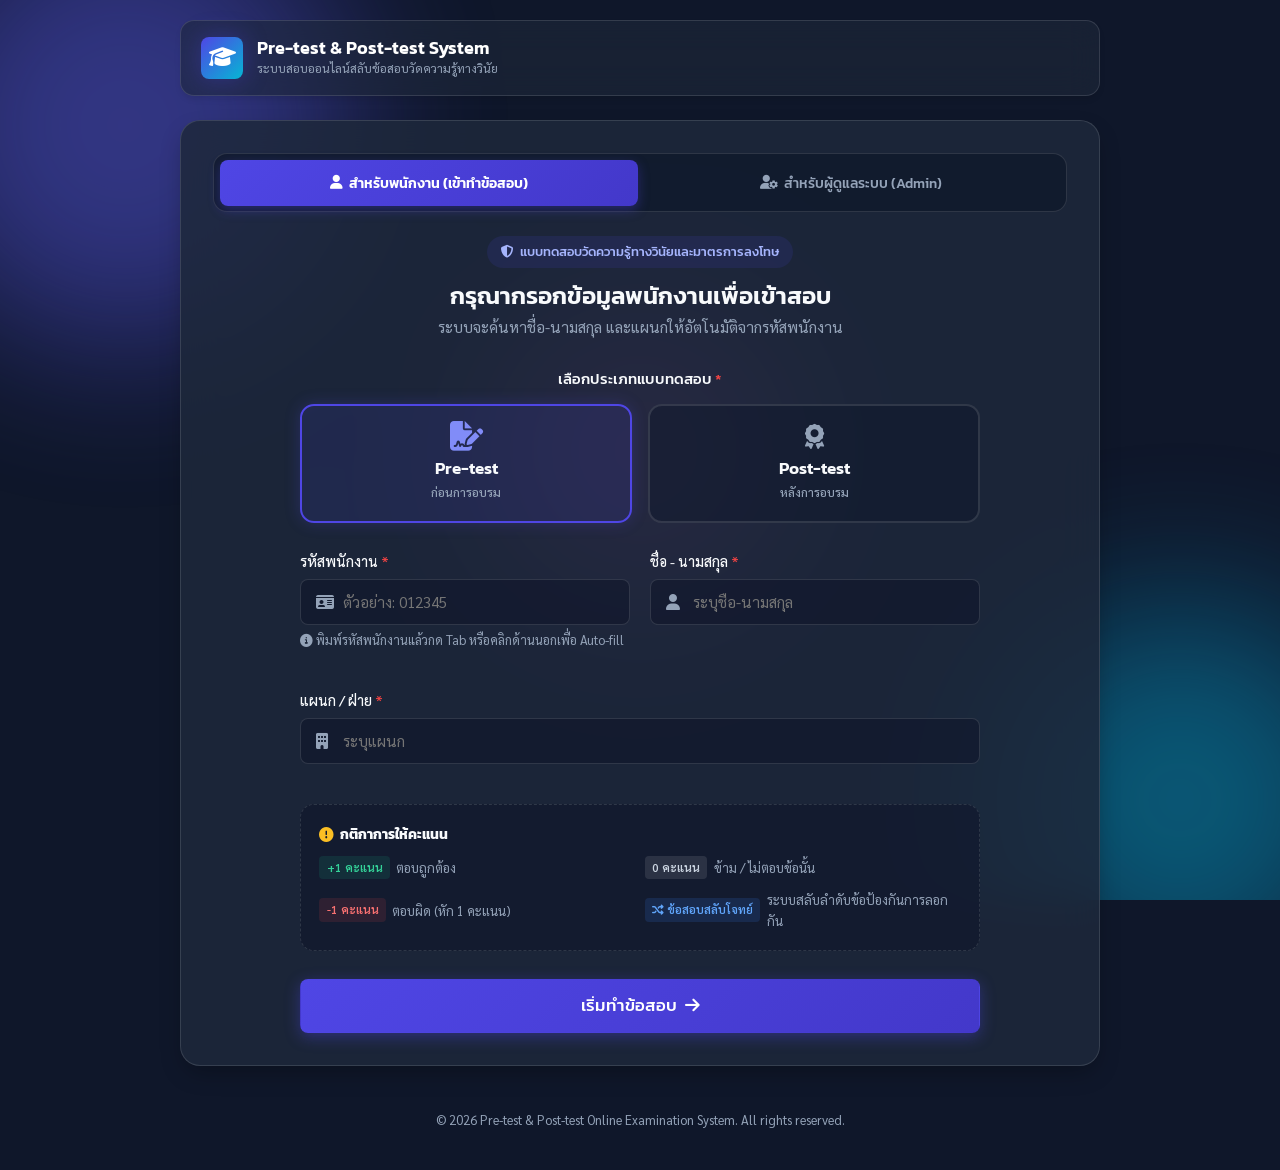
<file: index.html>
<!DOCTYPE html>
<html lang="th">
<head>
  <meta charset="UTF-8">
  <meta name="viewport" content="width=device-width, initial-scale=1.0">
  <title>ระบบข้อสอบ Pre-test & Post-test - วินัยและการลงโทษ</title>
  <!-- Google Fonts -->
  <link rel="preconnect" href="https://fonts.googleapis.com">
  <link rel="preconnect" href="https://fonts.gstatic.com" crossorigin>
  <link href="https://fonts.googleapis.com/css2?family=Kanit:wght@300;400;500;600;700&family=Sarabun:wght@300;400;500;600;700&display=swap" rel="stylesheet">
  <!-- FontAwesome Icons -->
  <link rel="stylesheet" href="https://cdnjs.cloudflare.com/ajax/libs/font-awesome/6.4.0/css/all.min.css">
  <!-- CSS Styles with Cache Buster -->
  <link rel="stylesheet" href="./style.css?v=1.4">
</head>
<body>
  <div class="background-decor">
    <div class="blob blob-1"></div>
    <div class="blob blob-2"></div>
    <div class="blob blob-3"></div>
  </div>

  <div class="app-container">
    <!-- Navbar -->
    <header class="navbar">
      <div class="brand">
        <div class="brand-icon">
          <i class="fa-solid fa-graduation-cap"></i>
        </div>
        <div class="brand-text">
          <h1>Pre-test & Post-test System</h1>
          <p>ระบบสอบออนไลน์สลับข้อสอบวัดความรู้ทางวินัย</p>
        </div>
      </div>
      <div class="header-actions">
        <!-- 📌 ปุ่มตั้งค่า Google Sheet จะถูกซ่อนไว้เป็นพิเศษ และแสดงเฉพาะในหน้าผู้ดูแลระบบ (Admin) เท่านั้น -->
        <button id="btn-config-gs" class="btn btn-outline btn-sm hidden" title="ตั้งค่าการเชื่อมต่อ Google Sheets">
          <i class="fa-solid fa-link"></i> <span id="gs-status-label">Google Sheet Sync</span>
        </button>
      </div>
    </header>

    <!-- Main Content Views -->
    <main class="main-content">
      
      <!-- SCREEN 1: LOGIN MODE SELECTOR (EMPLOYEE vs ADMIN) -->
      <section id="screen-login" class="screen-card">
        
        <!-- Tabs Selector -->
        <div class="mode-switch-tabs">
          <button id="tab-employee-mode" class="mode-tab active">
            <i class="fa-solid fa-user"></i> สำหรับพนักงาน (เข้าทำข้อสอบ)
          </button>
          <button id="tab-admin-mode" class="mode-tab">
            <i class="fa-solid fa-user-gear"></i> สำหรับผู้ดูแลระบบ (Admin)
          </button>
        </div>

        <!-- EMPLOYEE LOGIN FORM -->
        <div id="view-employee-login">
          <div class="card-header text-center">
            <div class="badge-pill bg-primary-soft text-primary">
              <i class="fa-solid fa-shield-halved"></i> แบบทดสอบวัดความรู้ทางวินัยและมาตรการลงโทษ
            </div>
            <h2>กรุณากรอกข้อมูลพนักงานเพื่อเข้าสอบ</h2>
            <p class="subtitle">ระบบจะค้นหาชื่อ-นามสกุล และแผนกให้อัตโนมัติจากรหัสพนักงาน</p>
          </div>

          <form id="form-login" class="login-form">
            <!-- Choice Test Type -->
            <div class="form-group text-center">
              <label class="form-label-bold">เลือกประเภทแบบทดสอบ <span class="required">*</span></label>
              <div class="test-type-selector">
                <label class="radio-card active" id="type-pre-label">
                  <input type="radio" name="testType" value="Pre-test" id="radio-pre-test" checked>
                  <div class="radio-content">
                    <i class="fa-solid fa-file-signature"></i>
                    <span class="radio-title">Pre-test</span>
                    <span class="radio-desc">ก่อนการอบรม</span>
                    <span id="badge-pre-done" class="badge-pill bg-success hidden" style="margin-top:0.4rem; font-size:0.75rem;"><i class="fa-solid fa-check"></i> ทำแล้ว</span>
                  </div>
                </label>
                <label class="radio-card" id="type-post-label">
                  <input type="radio" name="testType" value="Post-test" id="radio-post-test">
                  <div class="radio-content">
                    <i class="fa-solid fa-award"></i>
                    <span class="radio-title">Post-test</span>
                    <span class="radio-desc">หลังการอบรม</span>
                    <span id="badge-post-done" class="badge-pill bg-success hidden" style="margin-top:0.4rem; font-size:0.75rem;"><i class="fa-solid fa-check"></i> ทำแล้ว</span>
                  </div>
                </label>
              </div>
              <small id="pretest-completed-notice" class="help-text text-warning hidden" style="margin-top:0.75rem; font-size:0.85rem;">
                <i class="fa-solid fa-circle-check text-success"></i> คุณได้ทำ Pre-test เรียบร้อยแล้ว ระบบสลับมาที่ <strong>Post-test</strong> ให้โดยอัตโนมัติ
              </small>
            </div>

            <div class="form-grid">
              <!-- Employee ID -->
              <div class="form-group">
                <label for="input-emp-id">รหัสพนักงาน <span class="required">*</span></label>
                <div class="input-with-icon">
                  <i class="fa-solid fa-id-card input-icon"></i>
                  <input type="text" id="input-emp-id" placeholder="ตัวอย่าง: 012345" required autocomplete="off">
                  <span id="lookup-spinner" class="spinner hidden"><i class="fa-solid fa-spinner fa-spin"></i></span>
                </div>
                <small class="help-text"><i class="fa-solid fa-circle-info"></i> พิมพ์รหัสพนักงานแล้วกด Tab หรือคลิกด้านนอกเพื่อ Auto-fill</small>
              </div>

              <!-- Full Name (Autofilled) -->
              <div class="form-group">
                <label for="input-fullname">ชื่อ - นามสกุล <span class="required">*</span></label>
                <div class="input-with-icon">
                  <i class="fa-solid fa-user input-icon"></i>
                  <input type="text" id="input-fullname" placeholder="ระบุชื่อ-นามสกุล" required>
                </div>
                <span id="autofill-badge-name" class="autofill-tag hidden"><i class="fa-solid fa-circle-check"></i> Auto-filled</span>
              </div>

              <!-- Department (Autofilled) -->
              <div class="form-group form-full-width">
                <label for="input-department">แผนก / ฝ่าย <span class="required">*</span></label>
                <div class="input-with-icon">
                  <i class="fa-solid fa-building input-icon"></i>
                  <input type="text" id="input-department" placeholder="ระบุแผนก" required>
                </div>
                <span id="autofill-badge-dept" class="autofill-tag hidden"><i class="fa-solid fa-circle-check"></i> Auto-filled</span>
              </div>
            </div>

            <!-- Rules Summary Banner -->
            <div class="rules-card">
              <h4><i class="fa-solid fa-circle-exclamation text-warning"></i> กติกาการให้คะแนน</h4>
              <ul class="rules-list">
                <li><span class="badge-rule bg-success">+1 คะแนน</span> ตอบถูกต้อง</li>
                <li><span class="badge-rule bg-neutral">0 คะแนน</span> ข้าม / ไม่ตอบข้อนั้น</li>
                <li><span class="badge-rule bg-danger">-1 คะแนน</span> ตอบผิด (หัก 1 คะแนน)</li>
                <li><span class="badge-rule bg-info"><i class="fa-solid fa-shuffle"></i> ข้อสอบสลับโจทย์</span> ระบบสลับลำดับข้อป้องกันการลอกกัน</li>
              </ul>
            </div>

            <button type="submit" class="btn btn-primary btn-block btn-lg" id="btn-start-exam">
              <span>เริ่มทำข้อสอบ</span> <i class="fa-solid fa-arrow-right"></i>
            </button>
          </form>
        </div>

        <!-- ADMIN LOGIN FORM -->
        <div id="view-admin-login" class="hidden">
          <div class="card-header text-center">
            <div class="badge-pill bg-primary-soft text-primary">
              <i class="fa-solid fa-lock"></i> ระบบผู้ดูแลระบบ (Admin Portal)
            </div>
            <h2>เข้าสู่ระบบเพื่อดูผลการสอบและจัดการข้อสอบ</h2>
            <p class="subtitle">กรุณากรอกรหัสผ่านผู้ดูแลระบบเพื่อเข้าสู่ระบบ</p>
          </div>

          <form id="form-admin-login" class="login-form">
            <div class="form-group">
              <label for="input-admin-pass">รหัสผ่านแอดมิน (Admin Password) <span class="required">*</span></label>
              <div class="input-with-icon">
                <i class="fa-solid fa-key input-icon"></i>
                <input type="password" id="input-admin-pass" placeholder="กรอกรหัสผ่านแอดมิน" required>
              </div>
            </div>

            <button type="submit" class="btn btn-primary btn-block btn-lg">
              <i class="fa-solid fa-right-to-bracket"></i> เข้าสู่หน้า Admin Dashboard
            </button>
          </form>
        </div>

      </section>

      <!-- SCREEN 2: EXAM QUIZ INTERFACE -->
      <section id="screen-quiz" class="screen-card hidden">
        <!-- Exam Info Header -->
        <div class="quiz-header-bar">
          <div class="user-meta-chip">
            <i class="fa-solid fa-user-circle"></i>
            <div class="user-meta-info">
              <strong id="quiz-user-name">นาย สมชาย ใจดี</strong>
              <span id="quiz-user-dept">ฝ่ายทรัพยากรมนุษย์ | <span id="quiz-test-type-badge" class="badge-pill bg-primary-soft">Pre-test</span></span>
            </div>
          </div>

          <div class="quiz-progress-wrapper">
            <div class="quiz-progress-text">
              <span>ความคืบหน้า</span>
              <strong id="quiz-progress-num">1 / 20</strong>
            </div>
            <div class="progress-bar-bg">
              <div id="quiz-progress-fill" class="progress-bar-fill" style="width: 5%;"></div>
            </div>
          </div>
        </div>

        <!-- Question Navigation Matrix Toggle -->
        <div class="matrix-toggle-bar">
          <span>ข้อสอบทั้งหมด 20 ข้อ (สลับโจทย์)</span>
          <button id="btn-toggle-matrix" class="btn btn-sm btn-ghost">
            <i class="fa-solid fa-table-cells"></i> แผงเลือกข้อ <i class="fa-solid fa-chevron-down"></i>
          </button>
        </div>

        <!-- Matrix Sheet Dropdown -->
        <div id="question-matrix-panel" class="question-matrix-panel hidden">
          <div class="matrix-grid" id="matrix-buttons-container">
            <!-- Dynamic 1..20 buttons -->
          </div>
        </div>

        <!-- Single Question Container Card -->
        <div class="question-card">
          <div class="question-header">
            <span class="question-number-tag" id="q-number-label">ข้อที่ 1</span>
            <span class="status-answered-tag" id="q-status-tag"><i class="fa-regular fa-circle"></i> ยังไม่ได้ตอบ</span>
          </div>

          <h3 class="question-title" id="q-text-body">
            1. หลักขอบเขตทางวินัย คือ หลักอาณาเขต หลักวันและเวลาทำงาน หลักความจำเป็น
          </h3>

          <!-- Options Container -->
          <div class="options-container" id="q-options-container">
            <!-- True / False options generated dynamically -->
          </div>

          <!-- Unselect Choice Option -->
          <div class="clear-answer-wrapper">
            <button type="button" id="btn-clear-answer" class="btn-clear-choice hidden">
              <i class="fa-solid fa-rotate-left"></i> ยกเลิกคำตอบในข้อนี้ (ไม่ตอบ = 0 คะแนน)
            </button>
          </div>
        </div>

        <!-- Exam Controls Footer -->
        <div class="quiz-footer-controls">
          <button id="btn-prev-q" class="btn btn-outline">
            <i class="fa-solid fa-chevron-left"></i> ข้อก่อนหน้า
          </button>

          <span class="question-summary-badge" id="answered-count-badge">
            ตอบแล้ว 0/20 ข้อ
          </span>

          <button id="btn-next-q" class="btn btn-primary">
            ข้อถัดไป <i class="fa-solid fa-chevron-right"></i>
          </button>

          <button id="btn-submit-exam" class="btn btn-success hidden">
            <i class="fa-solid fa-paper-plane"></i> ส่งข้อสอบ
          </button>
        </div>
      </section>

      <!-- SCREEN 3: RESULT SCORE & DETAILED REVIEW -->
      <section id="screen-result" class="screen-card hidden">
        <div class="result-hero text-center">
          <div id="result-status-icon" class="result-badge-icon pass">
            <i class="fa-solid fa-circle-check"></i>
          </div>
          
          <h2 id="result-title">ผลการสอบ: ผ่านเกณฑ์ (PASS)</h2>
          <p id="result-subtitle">คุณทำคะแนนได้ตามเกณฑ์ประเมินที่กำหนดไว้</p>

          <!-- Big Score Board -->
          <div class="score-card-hero">
            <div class="score-main-number">
              <span id="res-score-value">18</span>
              <span class="score-max">/ 20</span>
            </div>
            <div class="score-percentage-pill" id="res-score-percent">90.0%</div>
          </div>

          <!-- Google Sheet Sync Status Indicator -->
          <div class="sync-status-bar" id="sync-status-box">
            <i class="fa-solid fa-sync fa-spin" id="sync-icon"></i>
            <span id="sync-status-text">กำลังส่งผลสอบไปยัง Google Sheet...</span>
          </div>

          <!-- Metrics Stat Grid -->
          <div class="stats-grid">
            <div class="stat-box success">
              <div class="stat-icon"><i class="fa-solid fa-check"></i></div>
              <div class="stat-info">
                <strong id="stat-correct-count">13 ข้อ</strong>
                <span id="stat-correct-sub">ตอบถูก (+13)</span>
              </div>
            </div>
            <div class="stat-box danger">
              <div class="stat-icon"><i class="fa-solid fa-xmark"></i></div>
              <div class="stat-info">
                <strong id="stat-wrong-count">7 ข้อ</strong>
                <span id="stat-wrong-sub">ตอบผิด (-7)</span>
              </div>
            </div>
            <div class="stat-box neutral">
              <div class="stat-icon"><i class="fa-solid fa-minus"></i></div>
              <div class="stat-info">
                <strong id="stat-unanswered-count">0 ข้อ</strong>
                <span id="stat-unanswered-sub">ไม่ได้ตอบ (0)</span>
              </div>
            </div>
          </div>
        </div>

        <!-- Action Bar -->
        <div class="result-actions">
          <button id="btn-restart-exam" class="btn btn-primary btn-lg">
            <i class="fa-solid fa-rotate"></i> ทำข้อสอบอีกครั้ง / กลับหน้าหลัก
          </button>
          <button id="btn-toggle-review" class="btn btn-outline btn-lg">
            <i class="fa-solid fa-list-check"></i> ดูเฉลยและคำอธิบายอย่างละเอียด
          </button>
        </div>

        <!-- Review Section (Expandable) -->
        <div id="review-section" class="review-section hidden">
          <h3 class="review-title"><i class="fa-solid fa-square-poll-vertical"></i> สรุปผลการตอบและเฉลยรายข้อ</h3>
          <div id="review-cards-list" class="review-cards-list">
            <!-- Generated dynamically -->
          </div>
        </div>
      </section>

      <!-- SCREEN 4: ADMIN DASHBOARD (REAL-TIME RESULTS & METRICS) -->
      <section id="screen-admin" class="screen-card hidden">
        <div class="admin-dashboard-header">
          <h2><i class="fa-solid fa-chart-line text-primary"></i> รายงานผลการสอบผู้เข้าสอบ (Admin Dashboard)</h2>
          <div class="header-actions">
            <button id="btn-admin-open-editor" class="btn btn-outline btn-sm">
              <i class="fa-solid fa-pen-to-square"></i> แก้ไขคำถาม & เฉลย
            </button>
            <button id="btn-admin-logout" class="btn btn-danger-soft btn-sm">
              <i class="fa-solid fa-right-from-bracket"></i> ออกจากระบบ
            </button>
          </div>
        </div>

        <!-- Dynamic Overview Metrics Grid (Updates automatically based on filters selected) -->
        <div class="metrics-block">
          <div class="metrics-block-header">
            <span id="adm-metrics-title" class="badge-pill bg-primary-soft text-primary">
              <i class="fa-solid fa-chart-pie"></i> สรุปผลการสอบ (คำนวณอัตโนมัติจากตัวกรองที่เลือก)
            </span>
          </div>
          <div class="admin-metrics-grid">
            <div class="metric-card total">
              <div class="metric-icon"><i class="fa-solid fa-users"></i></div>
              <div class="metric-content">
                <strong id="adm-total-takers">0 คน</strong>
                <span>ผู้เข้าสอบในกลุ่มนี้</span>
              </div>
            </div>

            <div class="metric-card pass">
              <div class="metric-icon"><i class="fa-solid fa-circle-check"></i></div>
              <div class="metric-content">
                <strong id="adm-pass-count">0 คน (0%)</strong>
                <span>สอบผ่านเกณฑ์</span>
              </div>
            </div>

            <div class="metric-card fail">
              <div class="metric-icon"><i class="fa-solid fa-circle-xmark"></i></div>
              <div class="metric-content">
                <strong id="adm-fail-count">0 คน (0%)</strong>
                <span>สอบไม่ผ่านเกณฑ์</span>
              </div>
            </div>

            <div class="metric-card avg">
              <div class="metric-icon"><i class="fa-solid fa-star"></i></div>
              <div class="metric-content">
                <strong id="adm-avg-score">0 / 20</strong>
                <span>คะแนนเฉลี่ย</span>
              </div>
            </div>
          </div>
        </div>

        <!-- Admin Toolbar (Search & Filter) -->
        <div class="admin-toolbar" style="margin-top: 1.5rem;">
          <div class="admin-search-box">
            <input type="text" id="adm-search-input" placeholder="🔍 ค้นหารหัสพนักงาน, ชื่อ หรือ แผนก...">
          </div>
          <div class="admin-filters">
            <select id="adm-filter-type">
              <option value="ALL">ประเภททั้งหมด (Pre & Post)</option>
              <option value="Pre-test">เฉพาะ Pre-test</option>
              <option value="Post-test">เฉพาะ Post-test</option>
              <option value="PENDING_POST">⚠️ ค้างทำ Post-test (ทำ Pre แล้ว)</option>
            </select>
            <select id="adm-filter-status">
              <option value="ALL">สถานะทั้งหมด</option>
              <option value="PASS">เฉพาะ ผ่าน (PASS)</option>
              <option value="FAIL">เฉพาะ ไม่ผ่าน (FAIL)</option>
            </select>
            <button id="btn-admin-export-csv" class="btn btn-outline btn-sm">
              <i class="fa-solid fa-file-csv"></i> ส่งออก CSV
            </button>
          </div>
        </div>

        <!-- Results Table -->
        <div class="results-table-container">
          <table class="results-table">
            <thead>
              <tr>
                <th>วัน-เวลา</th>
                <th>รหัสพนักงาน</th>
                <th>ชื่อ - นามสกุล</th>
                <th>แผนก</th>
                <th>ประเภท</th>
                <th>คะแนนที่ได้</th>
                <th>คิดเป็น %</th>
                <th>รอบที่ทำสอบ</th>
                <th>ผลการสอบ</th>
              </tr>
            </thead>
            <tbody id="adm-table-body">
              <!-- Dynamically populated rows -->
            </tbody>
          </table>
        </div>
      </section>

    </main>

    <!-- Modal 1: Google Sheet Config (Strictly Hidden by Default) -->
    <div id="modal-gs-config" class="modal-overlay hidden">
      <div class="modal-card">
        <div class="modal-header">
          <h3><i class="fa-solid fa-link"></i> ตั้งค่าการเชื่อมต่อ Google Sheets API</h3>
          <button class="modal-close" id="btn-close-gs-modal">&times;</button>
        </div>
        <div class="modal-body">
          <p>นำ Web App URL ที่ได้จากการ Deploy Google Apps Script ใน Google Sheet ของคุณมาวางที่นี่:</p>
          <div class="form-group">
            <label for="input-gs-url">Google Apps Script Web App URL:</label>
            <input type="url" id="input-gs-url" class="form-control" placeholder="https://script.google.com/macros/s/AKfycb.../exec">
            <small class="help-text">ลิงก์ Google Sheet ปัจจุบันของคุณ: <a href="https://docs.google.com/spreadsheets/d/1tmgXgn_inkEabJ5LzRLMa-zDLOf7hTW3CxGWKPPdu9I/edit" target="_blank" class="text-link">ดูชีทที่นี่ <i class="fa-solid fa-arrow-up-right-from-square"></i></a></small>
          </div>
          <div class="alert alert-info">
            <i class="fa-solid fa-lightbulb"></i> คัดลอกโค้ดจากไฟล์ <code>Code.gs</code> ไปใส่ในเมนู <strong>ส่วนขยาย (Extensions) -> Apps Script</strong> ใน Google Sheet ของคุณ
          </div>
        </div>
        <div class="modal-footer">
          <button id="btn-test-gs" class="btn btn-outline">ทดสอบการเชื่อมต่อ</button>
          <button id="btn-save-gs" class="btn btn-primary">บันทึกการตั้งค่า</button>
        </div>
      </div>
    </div>

    <!-- Modal 2: Admin Question Editor (Strictly Hidden by Default) -->
    <div id="modal-admin-editor" class="modal-overlay hidden">
      <div class="modal-card modal-lg">
        <div class="modal-header">
          <h3><i class="fa-solid fa-pen-to-square"></i> แก้ไขชุดคำถาม & เฉลย (Question Editor)</h3>
          <button class="modal-close" id="btn-close-admin-modal">&times;</button>
        </div>
        <div class="modal-body">
          <p>คุณสามารถแก้ไขคำถาม เปลี่ยนคำตอบ (ถูก/ผิด) และคำอธิบายเฉลยได้ที่นี่ ข้อมูลจะบันทึกอัตโนมัติในเบราว์เซอร์:</p>
          <div id="admin-questions-list" class="admin-questions-editor-list">
            <!-- Render list of 20 questions with edit inputs -->
          </div>
        </div>
        <div class="modal-footer">
          <button id="btn-reset-questions" class="btn btn-danger-soft"><i class="fa-solid fa-rotate-left"></i> คืนค่าเริ่มต้น (20 ข้อเดิม)</button>
          <button id="btn-export-json" class="btn btn-outline"><i class="fa-solid fa-download"></i> ส่งออก JSON</button>
          <button id="btn-save-questions" class="btn btn-primary"><i class="fa-solid fa-floppy-disk"></i> บันทึกคำถาม</button>
        </div>
      </div>
    </div>

    <!-- Footer -->
    <footer class="footer text-center">
      <p>&copy; 2026 Pre-test & Post-test Online Examination System. All rights reserved.</p>
    </footer>
  </div>

  <!-- Scripts with Cache Buster -->
  <script src="./quiz.js?v=1.4"></script>
  <script src="./app.js?v=1.4"></script>
</body>
</html>
</file>
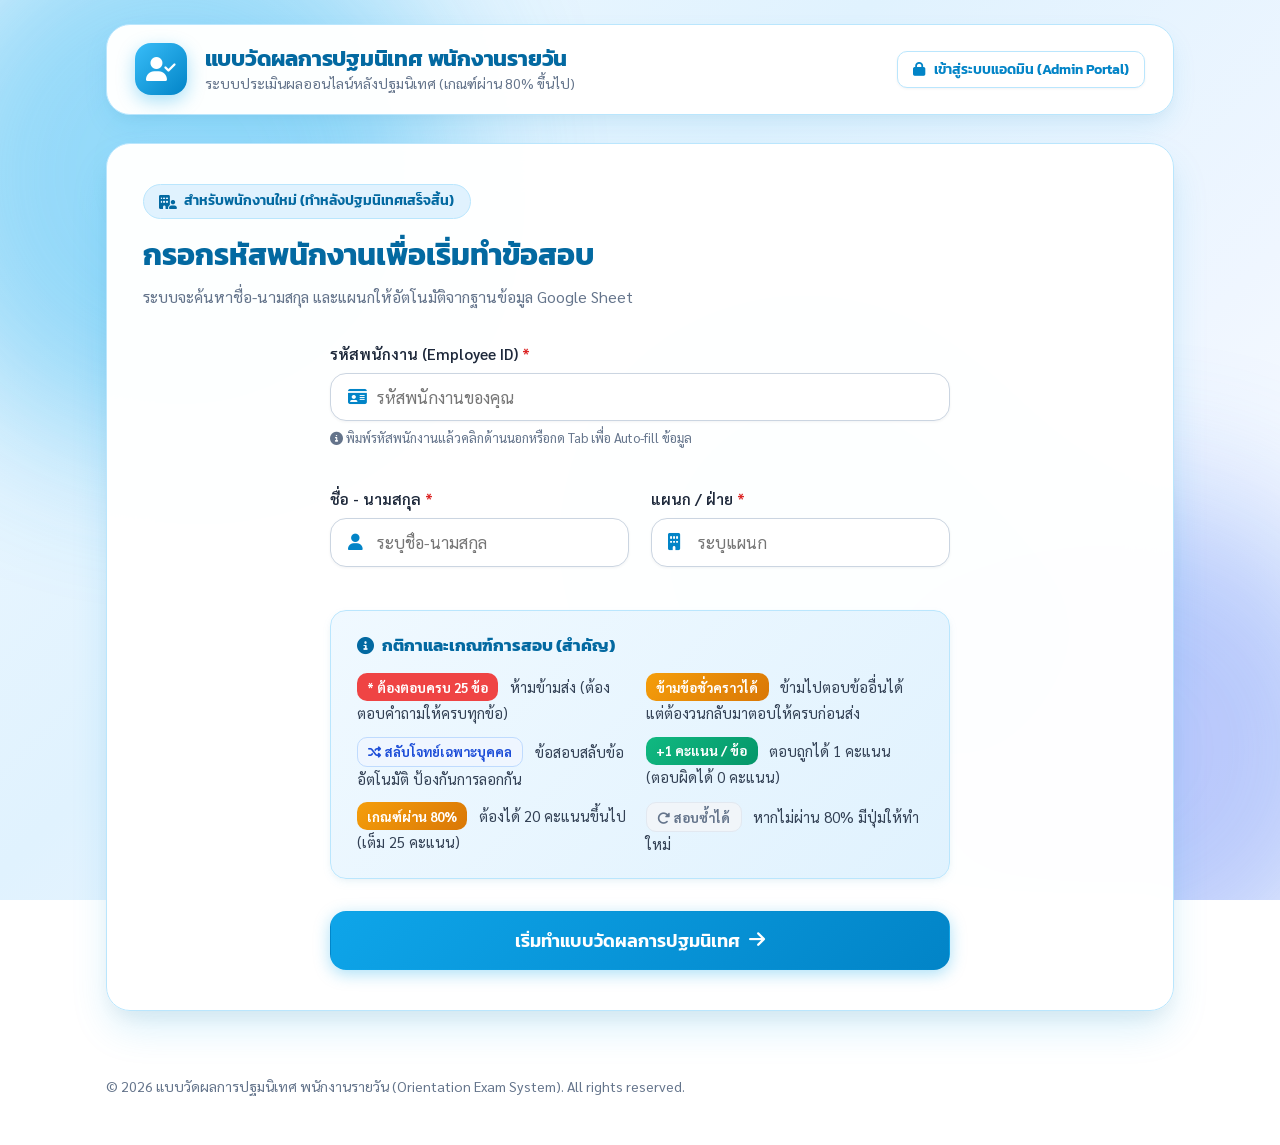
<file: orientation.html>
<!DOCTYPE html>
<html lang="th">
<head>
  <meta charset="UTF-8">
  <meta name="viewport" content="width=device-width, initial-scale=1.0">
  <title>แบบวัดผลการปฐมนิเทศ พนักงานรายวัน (เกณฑ์ผ่าน 80%)</title>
  <!-- Google Fonts -->
  <link rel="preconnect" href="https://fonts.googleapis.com">
  <link rel="preconnect" href="https://fonts.gstatic.com" crossorigin>
  <link href="https://fonts.googleapis.com/css2?family=Kanit:wght@300;400;500;600;700&family=Sarabun:wght@300;400;500;600;700&display=swap" rel="stylesheet">
  <!-- FontAwesome Icons -->
  <link rel="stylesheet" href="https://cdnjs.cloudflare.com/ajax/libs/font-awesome/6.4.0/css/all.min.css">
  <!-- CSS Styles -->
  <link rel="stylesheet" href="./orientation-style.css?v=2.4">
</head>
<body>
  <div class="background-decor">
    <div class="blob blob-1"></div>
    <div class="blob blob-2"></div>
    <div class="blob blob-3"></div>
  </div>

  <div class="app-container">
    <!-- Main Navbar -->
    <header class="navbar">
      <div class="brand">
        <div class="brand-icon">
          <i class="fa-solid fa-user-check"></i>
        </div>
        <div class="brand-text">
          <h1>แบบวัดผลการปฐมนิเทศ พนักงานรายวัน</h1>
          <p>ระบบประเมินผลออนไลน์หลังปฐมนิเทศ (เกณฑ์ผ่าน 80% ขึ้นไป)</p>
        </div>
      </div>

      <!-- Header Actions: Public vs Admin Controls -->
      <div class="header-actions">
        <!-- Button visible to enter Admin Mode -->
        <button id="btn-admin-login-trigger" class="btn btn-outline btn-sm" title="เข้าสู่ระบบผู้ดูแลระบบเพื่อดูแดชบอร์ด">
          <i class="fa-solid fa-lock"></i> เข้าสู่ระบบแอดมิน (Admin Portal)
        </button>

        <!-- Admin Navigation Group (Visible ONLY after Admin logs in) -->
        <div id="admin-nav-group" class="nav-tabs-group hidden">
          <button id="nav-btn-admin-dash" class="nav-tab-btn active">
            <i class="fa-solid fa-chart-pie"></i> แดชบอร์ดผลสอบ
          </button>
          <button id="nav-btn-admin-exam" class="nav-tab-btn">
            <i class="fa-solid fa-pen-to-square"></i> หน้าทำข้อสอบ
          </button>
          <button id="nav-btn-admin-settings" class="nav-tab-btn">
            <i class="fa-solid fa-gear"></i> จัดการข้อสอบ & ชีต
          </button>
          <button id="btn-admin-logout" class="nav-tab-btn" style="color: #f87171;">
            <i class="fa-solid fa-right-from-bracket"></i> ออกจากระบบ
          </button>
        </div>
      </div>
    </header>

    <!-- Main Content Screens -->
    <main class="main-content">
      
      <!-- SCREEN 1: EMPLOYEE LOGIN / REGISTRATION -->
      <section id="screen-login" class="screen-card">
        <div class="card-header text-center">
          <div class="badge-pill bg-primary-soft">
            <i class="fa-solid fa-building-user"></i> สำหรับพนักงานใหม่ (ทำหลังปฐมนิเทศเสร็จสิ้น)
          </div>
          <h2>กรอกรหัสพนักงานเพื่อเริ่มทำข้อสอบ</h2>
          <p class="subtitle">ระบบจะค้นหาชื่อ-นามสกุล และแผนกให้อัตโนมัติจากฐานข้อมูล Google Sheet</p>
        </div>

        <form id="form-login" class="login-form">
          <div class="form-grid">
            <!-- Employee ID -->
            <div class="form-group form-full-width">
              <label for="input-emp-id">รหัสพนักงาน (Employee ID) <span class="required">*</span></label>
              <div class="input-with-icon">
                <i class="fa-solid fa-id-card input-icon"></i>
                <input type="text" id="input-emp-id" placeholder="รหัสพนักงานของคุณ" required autocomplete="off">
                <span id="lookup-spinner" class="spinner hidden"><i class="fa-solid fa-spinner fa-spin"></i></span>
              </div>
              <small class="help-text"><i class="fa-solid fa-circle-info"></i> พิมพ์รหัสพนักงานแล้วคลิกด้านนอกหรือกด Tab เพื่อ Auto-fill ข้อมูล</small>
            </div>

            <!-- Full Name (Autofilled) -->
            <div class="form-group">
              <label for="input-fullname">ชื่อ - นามสกุล <span class="required">*</span></label>
              <div class="input-with-icon">
                <i class="fa-solid fa-user input-icon"></i>
                <input type="text" id="input-fullname" placeholder="ระบุชื่อ-นามสกุล" required>
              </div>
              <span id="autofill-badge-name" class="autofill-tag hidden"><i class="fa-solid fa-circle-check"></i> Auto-filled จากชีท</span>
            </div>

            <!-- Department (Autofilled) -->
            <div class="form-group">
              <label for="input-department">แผนก / ฝ่าย <span class="required">*</span></label>
              <div class="input-with-icon">
                <i class="fa-solid fa-building input-icon"></i>
                <input type="text" id="input-department" placeholder="ระบุแผนก" required>
              </div>
              <span id="autofill-badge-dept" class="autofill-tag hidden"><i class="fa-solid fa-circle-check"></i> Auto-filled จากชีท</span>
            </div>
          </div>

          <!-- Existing Attempt Notice (if already took the test before) -->
          <div id="past-attempt-banner" class="alert hidden" style="background: #eef2ff; border: 1.5px solid #c7d2fe; border-radius: var(--radius-md); padding: 1rem; margin-bottom: 1.5rem; color: #3730a3;">
            <i class="fa-solid fa-clock-rotate-left"></i> <span id="past-attempt-text">คุณเคยทำข้อสอบนี้มาแล้ว</span>
          </div>

          <!-- Rules Summary Banner -->
          <div class="rules-card">
            <h4><i class="fa-solid fa-circle-info text-primary"></i> กติกาและเกณฑ์การสอบ (สำคัญ)</h4>
            <ul class="rules-list">
              <li><span class="badge-rule bg-danger" style="background:#ef4444; color:white;">* ต้องตอบครบ 25 ข้อ</span> ห้ามข้ามส่ง (ต้องตอบคำถามให้ครบทุกข้อ)</li>
              <li><span class="badge-rule bg-warning" style="color:#ffffff;">ข้ามข้อชั่วคราวได้</span> ข้ามไปตอบข้ออื่นได้ แต่ต้องวนกลับมาตอบให้ครบก่อนส่ง</li>
              <li><span class="badge-rule bg-accent-soft" style="color:#1d4ed8;"><i class="fa-solid fa-shuffle"></i> สลับโจทย์เฉพาะบุคคล</span> ข้อสอบสลับข้ออัตโนมัติ ป้องกันการลอกกัน</li>
              <li><span class="badge-rule bg-success">+1 คะแนน / ข้อ</span> ตอบถูกได้ 1 คะแนน (ตอบผิดได้ 0 คะแนน)</li>
              <li><span class="badge-rule bg-warning" style="color:#ffffff;">เกณฑ์ผ่าน 80%</span> ต้องได้ 20 คะแนนขึ้นไป (เต็ม 25 คะแนน)</li>
              <li><span class="badge-rule bg-neutral"><i class="fa-solid fa-rotate-right"></i> สอบซ้ำได้</span> หากไม่ผ่าน 80% มีปุ่มให้ทำใหม่</li>
            </ul>
          </div>

          <button type="submit" class="btn btn-primary btn-block btn-lg" id="btn-start-exam">
            <span>เริ่มทำแบบวัดผลการปฐมนิเทศ</span> <i class="fa-solid fa-arrow-right"></i>
          </button>
        </form>
      </section>

      <!-- SCREEN 2: EXAM QUIZ INTERFACE -->
      <section id="screen-quiz" class="screen-card hidden">
        <!-- Quiz Header Bar -->
        <div class="quiz-header-bar">
          <div class="user-meta-chip">
            <i class="fa-solid fa-circle-user"></i>
            <div class="user-meta-info">
              <strong id="quiz-user-name">ชื่อผู้เข้าสอบ</strong>
              <span id="quiz-user-dept">แผนก | รหัสพนักงาน: <span id="quiz-user-empid">-</span> | <span id="quiz-attempt-badge" class="badge-pill bg-accent-soft">รอบที่ 1</span></span>
            </div>
          </div>

          <div style="display:flex; align-items:center; gap:0.75rem; flex-wrap:wrap;">
            <div class="quiz-progress-wrapper">
              <div class="quiz-progress-text">
                <span>ความคืบหน้า</span>
                <strong id="quiz-progress-num">1 / 25</strong>
              </div>
              <div class="progress-bar-bg">
                <div id="quiz-progress-fill" class="progress-bar-fill" style="width: 4%;"></div>
              </div>
            </div>

            <button type="button" id="btn-exit-exam" class="btn btn-outline-danger btn-sm" title="ออกจากห้องสอบ (ล้างคำตอบที่ทำไว้เพื่อเริ่มทำใหม่)" style="display:inline-flex; align-items:center; gap:0.35rem; font-size:0.8rem; padding:0.45rem 0.85rem; border-radius:8px; border:1.5px solid #fca5a5; color:#dc2626; background:#ffffff; font-weight:600; cursor:pointer;">
              <i class="fa-solid fa-arrow-right-from-bracket"></i> ออกจากห้องสอบ (เริ่มใหม่)
            </button>
          </div>
        </div>

        <!-- Anti-Cheating & Skipped Question Tracker Bar -->
        <div class="skipped-tracker-card">
          <div class="skipped-tracker-header">
            <div style="display:flex; align-items:center; gap:0.5rem; flex-wrap:wrap;">
              <span class="badge-pill bg-accent-soft" style="font-size:0.8rem;">
                <i class="fa-solid fa-shuffle"></i> ข้อสอบสลับข้อเฉพาะบุคคล (ป้องกันการลอก)
              </span>
              <span id="tracker-status-pill" class="badge-pill bg-warning text-dark" style="font-size:0.8rem;">
                <i class="fa-solid fa-triangle-exclamation"></i> ข้ามไป/ยังไม่ตอบ <strong id="tracker-skipped-count">25</strong> ข้อ
              </span>
            </div>

            <!-- Visual Legend -->
            <div class="matrix-legend">
              <span class="matrix-legend-item"><span class="matrix-dot dot-answered"></span> ตอบแล้ว</span>
              <span class="matrix-legend-item"><span class="matrix-dot dot-skipped"></span> ข้ามไป (ยังไม่ตอบ)</span>
              <span class="matrix-legend-item"><span class="matrix-dot dot-current"></span> ข้อปัจจุบัน</span>
            </div>
          </div>

          <!-- Question Matrix Grid (25 questions) -->
          <div class="matrix-grid" id="matrix-buttons-container">
            <!-- Dynamic 1..25 buttons -->
          </div>

          <!-- Live Skipped Questions Alert & Pills List -->
          <div class="skipped-pills-wrapper" id="skipped-pills-bar">
            <span class="skipped-pills-label" id="skipped-pills-label">
              <i class="fa-solid fa-triangle-exclamation"></i> ข้อที่ข้ามไป (คลิกเพื่อวนกลับไปตอบ):
            </span>
            <div class="skipped-pills-list" id="skipped-pills-container">
              <!-- Dynamically populated pills -->
            </div>
            <button type="button" id="btn-jump-next-skipped" class="btn btn-warning-soft btn-sm" style="margin-left:auto;">
              <i class="fa-solid fa-arrow-rotate-right"></i> วนไปตอบข้อที่ข้ามถัดไป
            </button>
          </div>
        </div>

        <!-- Question Card -->
        <div class="question-card">
          <div class="question-header">
            <span class="question-number-tag" id="q-number-label">ข้อที่ 1 จาก 25</span>
            <span class="status-answered-tag" id="q-status-tag"><i class="fa-regular fa-circle"></i> ยังไม่ได้ตอบ</span>
          </div>

          <h3 class="question-title" id="q-text-body">
            ข้อความคำถาม
          </h3>

          <!-- Options Container -->
          <div class="options-container" id="q-options-container">
            <!-- True / False options generated dynamically -->
          </div>

          <!-- Clear Answer Option -->
          <div class="clear-answer-wrapper">
            <button type="button" id="btn-clear-answer" class="btn-clear-choice hidden">
              <i class="fa-solid fa-rotate-left"></i> ล้างคำตอบเพื่อข้ามข้อนี้ไปก่อน (ต้องวนกลับมาตอบก่อนส่ง)
            </button>
          </div>
        </div>

        <!-- Quiz Footer Controls -->
        <div class="quiz-footer-controls">
          <button id="btn-prev-q" class="btn btn-outline">
            <i class="fa-solid fa-chevron-left"></i> ข้อก่อนหน้า
          </button>

          <button type="button" id="btn-footer-next-skipped" class="btn btn-outline btn-sm">
            <i class="fa-solid fa-arrow-rotate-right text-warning"></i> วนไปข้อที่ข้าม (<span id="footer-skipped-count">25</span>)
          </button>

          <span class="question-summary-badge" id="answered-count-badge">
            ตอบแล้ว 0/25 ข้อ
          </span>

          <button id="btn-next-q" class="btn btn-primary">
            ข้อถัดไป <i class="fa-solid fa-chevron-right"></i>
          </button>

          <button id="btn-submit-exam" class="btn btn-success hidden">
            <i class="fa-solid fa-paper-plane"></i> ตรวจและส่งข้อสอบ
          </button>
        </div>
      </section>

      <!-- SCREEN 3: RESULT SCREEN (STRICT: Total Score and % ONLY) -->
      <section id="screen-result" class="screen-card hidden">
        <div class="result-hero text-center">
          <div id="result-status-icon" class="result-badge-icon pass">
            <i class="fa-solid fa-circle-check"></i>
          </div>
          
          <h2 id="result-title">ผลการสอบ: ผ่านเกณฑ์ (PASS)</h2>
          <p id="result-subtitle" class="subtitle">ยินดีด้วย! คุณผ่านเกณฑ์การทดสอบ 80% ขึ้นไป</p>

          <!-- Big Score Board -->
          <div class="score-card-hero">
            <div class="score-main-number">
              <span id="res-score-value">22</span>
              <span class="score-max">/ 25</span>
            </div>
            <div class="score-percentage-pill pass" id="res-score-percent">88.0%</div>
          </div>

          <!-- Attempt Information -->
          <div>
            <div class="attempt-info-box">
              <i class="fa-solid fa-calendar-check text-primary"></i>
              <span id="res-attempt-info">การสอบครั้งที่ 1</span>
            </div>
          </div>

          <!-- Google Sheet Sync Status Indicator -->
          <div class="sync-status-bar" id="sync-status-box">
            <i class="fa-solid fa-sync fa-spin" id="sync-icon"></i>
            <span id="sync-status-text">กำลังบันทึกผลสอบไปยัง Google Sheet...</span>
          </div>

          <!-- Action Buttons -->
          <div class="result-actions">
            <!-- Retest Button (Shown ONLY if score < 80%) -->
            <button id="btn-retest-exam" class="btn btn-retest hidden">
              <i class="fa-solid fa-rotate-right"></i> <span id="retest-button-label">ทำข้อสอบใหม่ (ครั้งที่ 2)</span>
            </button>

            <!-- Back Home Button -->
            <button id="btn-back-home" class="btn btn-outline btn-lg">
              <i class="fa-solid fa-house"></i> กลับหน้าหลัก
            </button>
          </div>
        </div>
      </section>

      <!-- SCREEN 4: ADMIN DASHBOARD (Accessible ONLY to Admin) -->
      <section id="screen-dashboard" class="screen-card hidden">
        <div class="dashboard-top-bar">
          <div>
            <div class="badge-pill bg-primary-soft text-primary" style="margin-bottom:0.4rem;">
              <i class="fa-solid fa-shield-halved"></i> สำหรับผู้ดูแลระบบเท่านั้น (Admin Portal)
            </div>
            <h2><i class="fa-solid fa-chart-line text-primary"></i> แดชบอร์ดติดตามผลสอบปฐมนิเทศ</h2>
            <p class="subtitle">รายงานสถานะแบบเรียลไทม์: ใครสอบผ่าน ใครยังไม่ผ่าน และใครยังไม่เสร็จ</p>
          </div>
          <div style="display:flex; gap:0.5rem; align-items:center; flex-wrap:wrap;">
            <button id="btn-admin-dash-settings" class="btn btn-outline btn-sm">
              <i class="fa-solid fa-pen-to-square"></i> แก้ไขคำถาม & ชีต
            </button>
            <button id="btn-refresh-dashboard" class="btn btn-primary btn-sm">
              <i class="fa-solid fa-arrows-rotate"></i> รีเฟรชข้อมูล
            </button>
            <button id="btn-admin-dash-logout" class="btn btn-danger-soft btn-sm">
              <i class="fa-solid fa-right-from-bracket"></i> ออกจากระบบ
            </button>
          </div>
        </div>

        <!-- 4 Summary Metric Cards -->
        <div class="dashboard-metrics-grid">
          <div class="dash-metric-card total">
            <div class="dash-metric-icon"><i class="fa-solid fa-users"></i></div>
            <div class="dash-metric-info">
              <strong id="dash-total-emp">0 คน</strong>
              <span>พนักงานทั้งหมดในระบบ</span>
            </div>
          </div>

          <div class="dash-metric-card pass">
            <div class="dash-metric-icon"><i class="fa-solid fa-circle-check"></i></div>
            <div class="dash-metric-info">
              <strong id="dash-pass-count">0 คน (0%)</strong>
              <span>สอบผ่านเกณฑ์ (≥ 80%)</span>
            </div>
          </div>

          <div class="dash-metric-card fail">
            <div class="dash-metric-icon"><i class="fa-solid fa-circle-xmark"></i></div>
            <div class="dash-metric-info">
              <strong id="dash-fail-count">0 คน (0%)</strong>
              <span>ยังไม่ผ่าน (< 80% / ต้องทำใหม่)</span>
            </div>
          </div>

          <div class="dash-metric-card pending">
            <div class="dash-metric-icon"><i class="fa-solid fa-clock"></i></div>
            <div class="dash-metric-info">
              <strong id="dash-pending-count">0 คน (0%)</strong>
              <span>ยังไม่เสร็จ / ยังไม่ได้สอบ</span>
            </div>
          </div>
        </div>

        <!-- 📊 Socrative Item Analysis Card: % คนตอบถูกรายข้อ 1 - 25 -->
        <div id="dash-socrative-item-analysis" class="socrative-item-analysis-card">
          <div class="analysis-header">
            <h4><i class="fa-solid fa-chart-column text-primary"></i> ผลวิเคราะห์รายข้อ 1 - 25 ตามโจทย์หลักสูตร (% คนตอบถูกรายข้อ)</h4>
            <span class="text-muted" style="font-size:0.85rem;"><i class="fa-solid fa-circle-info"></i> กล่องสีแดง = ข้อที่คนตอบผิดมากที่สุด | คลิกที่ข้อเพื่อดูโจทย์และสถิติ</span>
          </div>
          <div id="socrative-analysis-grid" class="socrative-analysis-grid">
            <!-- Dynamic Question Accuracy Chips -->
          </div>
        </div>

        <!-- Dashboard Toolbar (Search, Filter, View Toggles & Export) -->
        <div class="dashboard-toolbar">
          <div class="dash-search-box">
            <input type="text" id="dash-search-input" placeholder="🔍 ค้นหารหัสพนักงาน, ชื่อ หรือ แผนก...">
          </div>
          <div class="dash-filters-group">
            <div class="dash-view-toggle-group">
              <button type="button" id="btn-view-summary" class="btn btn-sm active" title="ตารางสรุปภาพรวมรายชื่อ">
                <i class="fa-solid fa-list-check"></i> ภาพรวม
              </button>
              <button type="button" id="btn-view-socrative" class="btn btn-sm" title="ตารางตรวจคำตอบข้อ 1-25 สไตล์ Socrative">
                <i class="fa-solid fa-table-cells"></i> ตาราง 25 ข้อ (Socrative)
              </button>
            </div>

            <label class="live-poll-toggle" title="เปิด/ปิดการตรวจจับสดอัตโนมัติ (Live Polling อัปเดตทุก 5 วินาที)">
              <input type="checkbox" id="toggle-live-polling" checked>
              <span class="live-dot pulse"></span>
              <span>Live (รีเฟรชทุก 5 วิ)</span>
            </label>

            <select id="dash-filter-status">
              <option value="ALL">สถานะทั้งหมด (ทุกสถานะ)</option>
              <option value="IN_PROGRESS">🔵 กำลังทำข้อสอบอยู่ (Live In-Progress)</option>
              <option value="PASS">🟢 เฉพาะที่สอบผ่าน (PASS)</option>
              <option value="FAIL">🔴 เฉพาะที่ยังไม่ผ่าน (FAIL)</option>
              <option value="PENDING">🟡 เฉพาะที่ยังไม่เสร็จ / ยังไม่ได้ทำ (PENDING)</option>
            </select>
            <button id="btn-export-csv" class="btn btn-success btn-sm" title="ดาวน์โหลดผลสอบรายข้อแนว Socrative ออกมาเป็นไฟล์ Excel/CSV">
              <i class="fa-solid fa-file-excel"></i> ดาวน์โหลดไฟล์ Socrative (.csv)
            </button>
            <button type="button" id="btn-reset-all-live" class="btn btn-outline-danger btn-sm" title="ล้างสถานะข้อสอบที่ค้างอยู่ทั้งหมด (เพื่อให้เริ่มสอบใหม่ได้)" style="color:#dc2626; border-color:#fca5a5; font-weight:600; background:#fff;">
              <i class="fa-solid fa-rotate-left"></i> ล้างสถานะค้างทั้งหมด
            </button>
          </div>
        </div>

        <!-- Mobile Scroll Hint -->
        <div class="table-scroll-hint">
          <span><i class="fa-solid fa-arrows-left-right"></i> เลื่อนหน้าจอซ้าย-ขวา เพื่อดูผลตรวจรายข้อ 1 - 25</span>
          <span style="font-size:0.8rem; font-weight:600; opacity:0.95; margin-left:0.6rem;">• แสดงเรียงตามข้อ 1 - 25 บนหน้าจอของผู้เข้าสอบ</span>
        </div>

        <!-- Dashboard Table Container -->
        <div class="table-container" id="dash-table-container">
          <table class="custom-table" id="dash-main-table">
            <thead id="dash-table-head">
              <!-- Dynamically populated header (Summary vs Socrative Matrix) -->
            </thead>
            <tbody id="dash-table-body">
              <!-- Dynamically populated rows -->
            </tbody>
            <tfoot id="dash-table-foot" class="hidden">
              <!-- Socrative Accuracy Summary Footer -->
            </tfoot>
          </table>
        </div>
      </section>

    </main>

    <!-- Modal 1: Admin Authentication & Tools -->
    <div id="modal-admin-auth" class="modal-overlay hidden">
      <div class="modal-card">
        <div class="modal-header">
          <h3><i class="fa-solid fa-lock"></i> เข้าสู่โหมดผู้ดูแลระบบ (Admin)</h3>
          <button class="modal-close" id="btn-close-admin-auth">&times;</button>
        </div>
        <div class="modal-body">
          <form id="form-admin-auth">
            <div class="form-group">
              <label for="input-admin-pass">รหัสผ่านผู้ดูแลระบบ (Admin Password) <span class="required">*</span></label>
              <div class="input-with-icon">
                <i class="fa-solid fa-key input-icon"></i>
                <input type="password" id="input-admin-pass" placeholder="กรอกรหัสผ่านแอดมิน" required>
              </div>
            </div>
            <button type="submit" class="btn btn-primary btn-block">ยืนยันรหัสผ่าน</button>
          </form>
        </div>
      </div>
    </div>

    <!-- Modal 2: Admin Settings & Question Editor -->
    <div id="modal-admin-panel" class="modal-overlay hidden">
      <div class="modal-card modal-lg">
        <div class="modal-header">
          <h3><i class="fa-solid fa-sliders"></i> แผงควบคุมผู้ดูแลระบบ (Admin Settings)</h3>
          <button class="modal-close" id="btn-close-admin-panel">&times;</button>
        </div>
        <div class="modal-body">
          <!-- Google Sheet Web App URL setting -->
          <div class="form-group">
            <label for="input-gs-url">Google Apps Script Web App URL:</label>
            <input type="url" id="input-gs-url" class="form-control" style="width:100%; padding:0.75rem 1rem; background:#ffffff; border:1.5px solid #cbd5e1; color:#0f172a; border-radius:var(--radius-sm); font-size: 0.95rem;" placeholder="https://script.google.com/macros/s/.../exec">
            <small class="help-text">URL ที่ใช้เชื่อมต่อ Google Sheet เพื่อบันทึกผลสอบและดึงข้อมูลพนักงาน</small>
            <div style="margin-top: 0.75rem; display: flex; gap: 0.6rem;">
              <button type="button" id="btn-test-gs-url" class="btn btn-outline btn-sm"><i class="fa-solid fa-plug"></i> ทดสอบการเชื่อมต่อ</button>
              <button type="button" id="btn-save-gs-url" class="btn btn-primary btn-sm"><i class="fa-solid fa-floppy-disk"></i> บันทึก URL</button>
            </div>
          </div>

          <hr style="border: none; border-top: 1.5px solid var(--border-color); margin: 1.5rem 0;">

          <!-- Question Editor -->
          <div style="display: flex; justify-content: space-between; align-items: center; margin-bottom: 1rem;">
            <h4><i class="fa-solid fa-pen-to-square"></i> แก้ไขคำถามและเฉลย 25 ข้อ</h4>
            <div>
              <button type="button" id="btn-reset-questions" class="btn btn-danger-soft btn-sm"><i class="fa-solid fa-rotate-left"></i> คืนค่า 25 ข้อเดิม</button>
              <button type="button" id="btn-export-json" class="btn btn-outline btn-sm"><i class="fa-solid fa-download"></i> ดาวน์โหลด JSON</button>
            </div>
          </div>
          
          <div id="admin-questions-list" class="admin-questions-editor-list">
            <!-- Dynamically populated question editor list -->
          </div>
        </div>
        <div class="modal-footer">
          <button type="button" id="btn-save-questions" class="btn btn-primary"><i class="fa-solid fa-floppy-disk"></i> บันทึกการแก้ไขคำถาม</button>
        </div>
      </div>
    </div>

    <!-- Modal 3: Alert Incomplete Submission (Cannot submit if questions are skipped) -->
    <div id="modal-incomplete-alert" class="modal-overlay hidden">
      <div class="modal-card" style="max-width: 490px;">
        <div class="modal-header" style="background: #fef2f2; border-bottom: 1.5px solid #fecaca;">
          <h3 style="color: #dc2626;"><i class="fa-solid fa-triangle-exclamation"></i> ยังตอบคำถามไม่ครบ 25 ข้อ</h3>
          <button class="modal-close" id="btn-close-incomplete-modal">&times;</button>
        </div>
        <div class="modal-body text-center" style="padding: 1.75rem;">
          <div style="font-size: 3.2rem; color: #f59e0b; margin-bottom: 0.85rem;">
            <i class="fa-solid fa-circle-exclamation"></i>
          </div>
          <h4 style="color: #0f172a; font-size: 1.3rem; margin-bottom: 0.5rem; font-weight: 700;">ระบบไม่อนุญาตให้ข้ามส่งข้อสอบค่ะ</h4>
          <p style="color: #64748b; font-size: 0.98rem; margin-bottom: 1.35rem;">
            พนักงานต้องตอบคำถามให้ครบทั้ง 25 ข้อก่อนส่งข้อสอบ<br>
            ขณะนี้ตอบไปแล้ว <strong id="modal-inc-answered" style="color:#059669;">0</strong> / 25 ข้อ 
            (ยังขาดอีก <strong id="modal-inc-remaining" style="color:#dc2626;">25</strong> ข้อ)
          </p>

          <div style="background: #f8fafc; border: 1.5px solid #e2e8f0; border-radius: var(--radius-md); padding: 1rem; text-align: left; margin-bottom: 1.35rem;">
            <strong style="color: #b45309; font-size: 0.88rem; display: block; margin-bottom: 0.6rem;">
              <i class="fa-solid fa-list-check"></i> ข้อที่ข้ามไปและต้องวนกลับมาตอบ (คลิกเพื่อไปข้อนั้นทันที):
            </strong>
            <div id="modal-inc-pills" style="display: flex; gap: 0.45rem; flex-wrap: wrap; max-height: 120px; overflow-y: auto;">
              <!-- Dynamic pills -->
            </div>
          </div>

          <button type="button" id="btn-modal-go-answer" class="btn btn-warning btn-block btn-lg" style="color: #ffffff; font-weight: 700; background: linear-gradient(135deg, #f59e0b, #d97706); box-shadow: 0 4px 14px rgba(245, 158, 11, 0.4);">
            <i class="fa-solid fa-arrow-rotate-right"></i> วนกลับไปตอบข้อที่ข้ามทันที
          </button>
        </div>
      </div>
    </div>

    <!-- Modal 4: Employee Socrative Detail Modal (ตรวจคำตอบ 25 ข้อ รายบุคคล) -->
    <div id="modal-employee-detail" class="modal-overlay hidden">
      <div class="modal-card modal-lg">
        <div class="modal-header">
          <div>
            <h3 id="modal-emp-detail-title"><i class="fa-solid fa-file-lines text-primary"></i> ผลการสอบรายบุคคลแนว Socrative (ข้อ 1 - 25)</h3>
            <p id="modal-emp-detail-subtitle" class="subtitle" style="font-size:0.85rem; margin-top:0.2rem;"></p>
          </div>
          <button class="modal-close" id="btn-close-emp-detail">&times;</button>
        </div>
        <div class="modal-body">
          <div id="modal-emp-detail-meta" class="emp-detail-meta-box">
            <!-- Score, %, Pass/Fail Badge, Attempt info -->
          </div>
          <div id="modal-emp-detail-list" class="emp-detail-q-list">
            <!-- 25 questions with student answer vs correct answer -->
          </div>
        </div>
        <div class="modal-footer">
          <button type="button" class="btn btn-outline" id="btn-print-emp-detail"><i class="fa-solid fa-print"></i> พิมพ์ / บันทึก PDF</button>
          <button type="button" class="btn btn-primary" id="btn-close-emp-detail-footer">ปิดหน้าต่าง</button>
        </div>
      </div>
    </div>

    <!-- Footer -->
    <footer class="footer text-center">
      <p>&copy; 2026 แบบวัดผลการปฐมนิเทศ พนักงานรายวัน (Orientation Exam System). All rights reserved.</p>
    </footer>
  </div>

  <!-- Scripts -->
  <script src="./orientation-quiz.js?v=2.4"></script>
  <script src="./orientation-app.js?v=2.4"></script>
</body>
</html>
</file>
<file: style.css>
/* ==========================================================================
   Pre-test & Post-test System - Modern Responsive CSS
   ========================================================================== */

:root {
  /* Color Palette */
  --primary: #4f46e5;
  --primary-hover: #4338ca;
  --primary-light: #eef2ff;
  --primary-soft: rgba(79, 70, 229, 0.12);
  
  --secondary: #06b6d4;
  --success: #10b981;
  --success-soft: rgba(16, 185, 129, 0.12);
  --danger: #ef4444;
  --danger-soft: rgba(239, 68, 68, 0.12);
  --warning: #f59e0b;
  --warning-soft: rgba(245, 158, 11, 0.12);
  --info: #3b82f6;

  /* Neutral Dark Theme Scale */
  --bg-dark: #0f172a;
  --surface-dark: #1e293b;
  --surface-card: rgba(30, 41, 59, 0.85);
  --surface-hover: #334155;
  --border-color: rgba(255, 255, 255, 0.12);
  --border-light: #e2e8f0;

  /* Text Colors */
  --text-main: #f8fafc;
  --text-muted: #94a3b8;
  --text-dark: #1e293b;

  /* Fonts & Radius */
  --font-heading: 'Kanit', sans-serif;
  --font-body: 'Sarabun', sans-serif;
  --radius-sm: 8px;
  --radius-md: 14px;
  --radius-lg: 20px;
  --radius-full: 9999px;

  /* Shadows */
  --shadow-sm: 0 4px 6px -1px rgba(0, 0, 0, 0.1);
  --shadow-md: 0 10px 25px -5px rgba(0, 0, 0, 0.3);
  --shadow-glow: 0 0 25px rgba(79, 70, 229, 0.35);
}

/* Reset & Global Base */
* {
  margin: 0;
  padding: 0;
  box-sizing: border-box;
}

html, body {
  width: 100%;
  max-width: 100%;
  overflow-x: hidden;
}

body {
  font-family: var(--font-body);
  background-color: var(--bg-dark);
  color: var(--text-main);
  line-height: 1.6;
  min-height: 100vh;
  position: relative;
}

/* Global Hidden Rule */
.hidden {
  display: none !important;
}

/* Animated Background Decorative Blobs */
.background-decor {
  position: fixed;
  top: 0;
  left: 0;
  width: 100vw;
  height: 100vh;
  z-index: 0;
  pointer-events: none;
  overflow: hidden;
}

.blob {
  position: absolute;
  border-radius: 50%;
  filter: blur(80px);
  opacity: 0.45;
  animation: floatBlob 18s infinite alternate ease-in-out;
}

.blob-1 {
  width: 450px;
  height: 450px;
  background: radial-gradient(circle, #6366f1, #4f46e5);
  top: -100px;
  left: -100px;
}

.blob-2 {
  width: 400px;
  height: 400px;
  background: radial-gradient(circle, #06b6d4, #0284c7);
  bottom: -100px;
  right: -100px;
  animation-delay: -6s;
}

.blob-3 {
  width: 300px;
  height: 300px;
  background: radial-gradient(circle, #ec4899, #8b5cf6);
  top: 50%;
  left: 50%;
  transform: translate(-50%, -50%);
  animation-delay: -12s;
}

@keyframes floatBlob {
  0% { transform: translate(0, 0) scale(1); }
  50% { transform: translate(60px, 40px) scale(1.1); }
  100% { transform: translate(-40px, 80px) scale(0.9); }
}

/* Layout Container */
.app-container {
  position: relative;
  z-index: 1;
  width: 100%;
  max-width: 960px;
  margin: 0 auto;
  padding: 1.25rem;
  min-height: 100vh;
  display: flex;
  flex-direction: column;
}

/* Header & Navbar */
.navbar {
  display: flex;
  justify-content: space-between;
  align-items: center;
  padding: 1rem 1.25rem;
  background: rgba(30, 41, 59, 0.6);
  backdrop-filter: blur(16px);
  -webkit-backdrop-filter: blur(16px);
  border: 1px solid var(--border-color);
  border-radius: var(--radius-md);
  margin-bottom: 1.5rem;
  box-shadow: var(--shadow-sm);
  flex-wrap: wrap;
  gap: 0.75rem;
}

.brand {
  display: flex;
  align-items: center;
  gap: 0.85rem;
}

.brand-icon {
  width: 42px;
  height: 42px;
  flex-shrink: 0;
  background: linear-gradient(135deg, var(--primary), var(--secondary));
  border-radius: var(--radius-sm);
  display: flex;
  align-items: center;
  justify-content: center;
  font-size: 1.35rem;
  color: #fff;
  box-shadow: var(--shadow-glow);
}

.brand-text h1 {
  font-family: var(--font-heading);
  font-size: 1.15rem;
  font-weight: 600;
  color: #fff;
  line-height: 1.2;
}

.brand-text p {
  font-size: 0.78rem;
  color: var(--text-muted);
}

.header-actions {
  display: flex;
  gap: 0.5rem;
  align-items: center;
}

/* Buttons System */
.btn {
  display: inline-flex;
  align-items: center;
  justify-content: center;
  gap: 0.5rem;
  font-family: var(--font-heading);
  font-weight: 500;
  font-size: 0.95rem;
  padding: 0.75rem 1.25rem;
  border-radius: var(--radius-sm);
  border: 1px solid transparent;
  cursor: pointer;
  transition: all 0.25s ease;
  text-decoration: none;
  user-select: none;
  white-space: nowrap;
}

.btn-primary {
  background: linear-gradient(135deg, var(--primary), var(--primary-hover));
  color: #fff;
  box-shadow: 0 4px 15px rgba(79, 70, 229, 0.4);
}

.btn-primary:hover {
  transform: translateY(-2px);
  box-shadow: 0 6px 20px rgba(79, 70, 229, 0.6);
}

.btn-success {
  background: linear-gradient(135deg, #10b981, #059669);
  color: #fff;
  box-shadow: 0 4px 15px rgba(16, 185, 129, 0.4);
}

.btn-success:hover {
  transform: translateY(-2px);
  box-shadow: 0 6px 20px rgba(16, 185, 129, 0.6);
}

.btn-outline {
  background: rgba(255, 255, 255, 0.05);
  border-color: var(--border-color);
  color: var(--text-main);
}

.btn-outline:hover {
  background: rgba(255, 255, 255, 0.12);
  border-color: rgba(255, 255, 255, 0.3);
}

.btn-ghost {
  background: transparent;
  color: var(--text-muted);
}

.btn-ghost:hover {
  color: var(--text-main);
  background: rgba(255, 255, 255, 0.05);
}

.btn-danger-soft {
  background: var(--danger-soft);
  color: #f87171;
  border-color: rgba(239, 68, 68, 0.3);
}

.btn-danger-soft:hover {
  background: rgba(239, 68, 68, 0.25);
}

.btn-sm {
  padding: 0.35rem 0.75rem;
  font-size: 0.825rem;
}

.btn-lg {
  padding: 0.85rem 1.75rem;
  font-size: 1.05rem;
}

.btn-block {
  width: 100%;
}

.btn-icon {
  width: 36px;
  height: 36px;
  padding: 0;
  border-radius: var(--radius-sm);
  background: rgba(255, 255, 255, 0.05);
  border: 1px solid var(--border-color);
  color: var(--text-main);
}

.btn-icon:hover {
  background: rgba(255, 255, 255, 0.15);
}

/* Mode Switcher Tabs */
.mode-switch-tabs {
  display: flex;
  background: rgba(15, 23, 42, 0.7);
  padding: 0.35rem;
  border-radius: var(--radius-md);
  border: 1px solid var(--border-color);
  margin-bottom: 1.5rem;
  gap: 0.25rem;
}

.mode-tab {
  flex: 1;
  padding: 0.75rem 0.5rem;
  border: none;
  background: transparent;
  color: var(--text-muted);
  font-family: var(--font-heading);
  font-weight: 500;
  font-size: 0.9rem;
  border-radius: var(--radius-sm);
  cursor: pointer;
  display: flex;
  align-items: center;
  justify-content: center;
  gap: 0.4rem;
  transition: all 0.25s ease;
  text-align: center;
}

.mode-tab:hover {
  color: var(--text-main);
}

.mode-tab.active {
  background: linear-gradient(135deg, var(--primary), var(--primary-hover));
  color: #fff;
  box-shadow: 0 4px 12px rgba(79, 70, 229, 0.35);
  font-weight: 600;
}

/* Card Containers & Screens */
.main-content {
  flex: 1;
  width: 100%;
}

.screen-card {
  background: var(--surface-card);
  backdrop-filter: blur(20px);
  -webkit-backdrop-filter: blur(20px);
  border: 1px solid var(--border-color);
  border-radius: var(--radius-lg);
  padding: 2rem;
  box-shadow: var(--shadow-md);
  margin-bottom: 1.5rem;
  animation: fadeIn 0.4s ease-out;
  width: 100%;
  word-wrap: break-word;
  overflow-wrap: break-word;
}

@keyframes fadeIn {
  from { opacity: 0; transform: translateY(15px); }
  to { opacity: 1; transform: translateY(0); }
}

/* Typography & Helpers */
.text-center { text-align: center; }
.text-primary { color: #818cf8; }
.text-warning { color: #fbbf24; }
.text-link { color: #38bdf8; text-decoration: underline; }
.required { color: var(--danger); }

.card-header h2 {
  font-family: var(--font-heading);
  font-size: 1.5rem;
  font-weight: 600;
  margin: 0.75rem 0 0.25rem 0;
  line-height: 1.3;
}

.subtitle {
  color: var(--text-muted);
  font-size: 0.95rem;
  margin-bottom: 1.75rem;
}

.badge-pill {
  display: inline-flex;
  align-items: center;
  gap: 0.4rem;
  padding: 0.35rem 0.85rem;
  border-radius: var(--radius-full);
  font-size: 0.8rem;
  font-weight: 500;
  font-family: var(--font-heading);
  max-width: 100%;
  word-break: break-word;
}

.bg-primary-soft {
  background: var(--primary-soft);
  color: #a5b4fc;
}

/* Form Controls */
.login-form {
  max-width: 680px;
  margin: 0 auto;
  width: 100%;
}

.form-group {
  margin-bottom: 1.25rem;
  display: flex;
  flex-direction: column;
  position: relative;
  width: 100%;
}

.form-label-bold {
  font-family: var(--font-heading);
  font-size: 0.95rem;
  margin-bottom: 0.75rem;
}

.form-grid {
  display: grid;
  grid-template-columns: 1fr 1fr;
  gap: 1.25rem;
  width: 100%;
}

.form-full-width {
  grid-column: 1 / -1;
}

label {
  font-size: 0.9rem;
  color: var(--text-main);
  margin-bottom: 0.4rem;
  font-weight: 500;
}

.input-with-icon {
  position: relative;
  display: flex;
  align-items: center;
  width: 100%;
}

.input-icon {
  position: absolute;
  left: 1rem;
  color: var(--text-muted);
  font-size: 1rem;
  pointer-events: none;
}

input[type="text"],
input[type="password"],
input[type="url"],
select {
  width: 100%;
  padding: 0.75rem 1rem 0.75rem 2.6rem;
  background: rgba(15, 23, 42, 0.6);
  border: 1.5px solid var(--border-color);
  border-radius: var(--radius-sm);
  color: #fff;
  font-family: var(--font-body);
  font-size: 0.95rem;
  transition: all 0.2s ease;
}

input[type="text"]:focus,
input[type="password"]:focus,
input[type="url"]:focus,
select:focus {
  outline: none;
  border-color: var(--primary);
  box-shadow: 0 0 0 3px rgba(79, 70, 229, 0.25);
  background: rgba(15, 23, 42, 0.9);
}

.autofill-tag {
  align-self: flex-start;
  margin-top: 0.35rem;
  font-size: 0.78rem;
  color: var(--success);
  font-weight: 500;
  display: flex;
  align-items: center;
  gap: 0.3rem;
}

.spinner {
  position: absolute;
  right: 1rem;
  color: var(--primary);
}

.help-text {
  color: var(--text-muted);
  font-size: 0.8rem;
  margin-top: 0.35rem;
  line-height: 1.4;
}

/* Radio Card Test Type Selector */
.test-type-selector {
  display: flex;
  gap: 1rem;
  justify-content: center;
  width: 100%;
}

.radio-card {
  flex: 1;
  cursor: pointer;
  position: relative;
}

.radio-card input[type="radio"] {
  position: absolute;
  opacity: 0;
  pointer-events: none;
}

.radio-content {
  display: flex;
  flex-direction: column;
  align-items: center;
  justify-content: center;
  padding: 1.15rem 0.75rem;
  background: rgba(15, 23, 42, 0.5);
  border: 2px solid var(--border-color);
  border-radius: var(--radius-md);
  transition: all 0.25s ease;
  width: 100%;
}

.radio-content i {
  font-size: 1.6rem;
  color: var(--text-muted);
  margin-bottom: 0.4rem;
  transition: all 0.25s ease;
}

.radio-title {
  font-family: var(--font-heading);
  font-weight: 600;
  font-size: 1.05rem;
}

.radio-desc {
  font-size: 0.78rem;
  color: var(--text-muted);
}

.radio-card input[type="radio"]:checked + .radio-content {
  border-color: var(--primary);
  background: var(--primary-soft);
  box-shadow: 0 0 15px rgba(79, 70, 229, 0.25);
}

.radio-card input[type="radio"]:checked + .radio-content i {
  color: #818cf8;
  transform: scale(1.15);
}

/* Rules Card */
.rules-card {
  background: rgba(15, 23, 42, 0.6);
  border: 1px dashed var(--border-color);
  border-radius: var(--radius-md);
  padding: 1.15rem;
  margin: 1.25rem 0 1.75rem 0;
  width: 100%;
}

.rules-card h4 {
  font-family: var(--font-heading);
  font-size: 0.9rem;
  margin-bottom: 0.6rem;
  display: flex;
  align-items: center;
  gap: 0.4rem;
}

.rules-list {
  list-style: none;
  display: grid;
  grid-template-columns: 1fr 1fr;
  gap: 0.6rem;
}

.rules-list li {
  font-size: 0.825rem;
  display: flex;
  align-items: center;
  gap: 0.4rem;
  color: var(--text-muted);
}

.badge-rule {
  padding: 0.15rem 0.45rem;
  border-radius: 4px;
  font-size: 0.725rem;
  font-weight: 600;
  white-space: nowrap;
}

.bg-success { background: var(--success-soft); color: #34d399; }
.bg-danger { background: var(--danger-soft); color: #f87171; }
.bg-neutral { background: rgba(255, 255, 255, 0.1); color: #cbd5e1; }
.bg-info { background: rgba(59, 130, 246, 0.15); color: #60a5fa; }

/* QUIZ EXAM SCREEN */
.quiz-header-bar {
  display: flex;
  justify-content: space-between;
  align-items: center;
  padding-bottom: 1.25rem;
  border-bottom: 1px solid var(--border-color);
  margin-bottom: 1.15rem;
  flex-wrap: wrap;
  gap: 0.75rem;
}

.user-meta-chip {
  display: flex;
  align-items: center;
  gap: 0.75rem;
}

.user-meta-chip i {
  font-size: 2rem;
  color: var(--primary);
  flex-shrink: 0;
}

.user-meta-info strong {
  display: block;
  font-family: var(--font-heading);
  font-size: 1rem;
}

.user-meta-info span {
  font-size: 0.8rem;
  color: var(--text-muted);
}

.quiz-progress-wrapper {
  min-width: 180px;
  flex: 1;
  max-width: 250px;
}

.quiz-progress-text {
  display: flex;
  justify-content: space-between;
  font-size: 0.8rem;
  margin-bottom: 0.35rem;
  color: var(--text-muted);
}

.progress-bar-bg {
  height: 8px;
  background: rgba(255, 255, 255, 0.1);
  border-radius: var(--radius-full);
  overflow: hidden;
}

.progress-bar-fill {
  height: 100%;
  background: linear-gradient(90deg, var(--primary), var(--secondary));
  border-radius: var(--radius-full);
  transition: width 0.3s ease;
}

/* Matrix Toggle & Dropdown */
.matrix-toggle-bar {
  display: flex;
  justify-content: space-between;
  align-items: center;
  font-size: 0.825rem;
  color: var(--text-muted);
  margin-bottom: 1rem;
}

.question-matrix-panel {
  background: rgba(15, 23, 42, 0.8);
  border: 1px solid var(--border-color);
  border-radius: var(--radius-md);
  padding: 0.85rem;
  margin-bottom: 1.25rem;
}

.matrix-grid {
  display: grid;
  grid-template-columns: repeat(10, 1fr);
  gap: 0.4rem;
}

.btn-matrix {
  height: 36px;
  border-radius: var(--radius-sm);
  background: rgba(255, 255, 255, 0.05);
  border: 1px solid var(--border-color);
  color: var(--text-muted);
  font-family: var(--font-heading);
  font-weight: 500;
  cursor: pointer;
  transition: all 0.2s ease;
}

.btn-matrix:hover {
  border-color: var(--primary);
  color: #fff;
}

.btn-matrix.current {
  border-color: var(--primary);
  box-shadow: 0 0 10px rgba(79, 70, 229, 0.5);
  color: #fff;
  font-weight: 700;
}

.btn-matrix.answered {
  background: var(--primary-soft);
  color: #a5b4fc;
  border-color: rgba(79, 70, 229, 0.4);
}

/* Question Card */
.question-card {
  background: rgba(15, 23, 42, 0.6);
  border: 1px solid var(--border-color);
  border-radius: var(--radius-md);
  padding: 1.5rem;
  margin-bottom: 1.25rem;
  width: 100%;
}

.question-header {
  display: flex;
  justify-content: space-between;
  align-items: center;
  margin-bottom: 0.85rem;
}

.question-number-tag {
  font-family: var(--font-heading);
  font-size: 0.85rem;
  font-weight: 600;
  padding: 0.2rem 0.65rem;
  border-radius: var(--radius-full);
  background: rgba(255, 255, 255, 0.1);
  color: #cbd5e1;
}

.status-answered-tag {
  font-size: 0.78rem;
  color: var(--text-muted);
}

.status-answered-tag.is-done {
  color: #34d399;
}

.question-title {
  font-family: var(--font-heading);
  font-size: 1.15rem;
  line-height: 1.55;
  font-weight: 500;
  color: #fff;
  margin-bottom: 1.5rem;
  word-break: break-word;
}

/* Options Container (True/False buttons) */
.options-container {
  display: grid;
  grid-template-columns: 1fr 1fr;
  gap: 1rem;
  width: 100%;
}

.option-btn {
  display: flex;
  align-items: center;
  justify-content: flex-start;
  gap: 0.85rem;
  padding: 1rem 1.25rem;
  background: rgba(30, 41, 59, 0.5);
  border: 2px solid var(--border-color);
  border-radius: var(--radius-md);
  color: var(--text-main);
  font-family: var(--font-heading);
  font-size: 1.1rem;
  font-weight: 500;
  cursor: pointer;
  transition: all 0.2s ease;
  position: relative;
  user-select: none;
  width: 100%;
}

.option-btn:hover {
  background: rgba(51, 65, 85, 0.6);
  border-color: rgba(255, 255, 255, 0.3);
  transform: translateY(-2px);
}

.option-badge {
  width: 32px;
  height: 32px;
  flex-shrink: 0;
  border-radius: 50%;
  background: rgba(255, 255, 255, 0.1);
  display: flex;
  align-items: center;
  justify-content: center;
  font-size: 0.95rem;
  transition: all 0.2s ease;
}

.option-btn.selected {
  border-color: var(--primary);
  background: var(--primary-soft);
  box-shadow: 0 0 15px rgba(79, 70, 229, 0.3);
}

.option-btn.selected .option-badge {
  background: var(--primary);
  color: #fff;
}

.clear-answer-wrapper {
  margin-top: 1rem;
  text-align: right;
}

.btn-clear-choice {
  background: transparent;
  border: none;
  color: var(--text-muted);
  font-size: 0.78rem;
  cursor: pointer;
}

.btn-clear-choice:hover {
  color: var(--danger);
}

/* Quiz Controls Footer */
.quiz-footer-controls {
  display: flex;
  justify-content: space-between;
  align-items: center;
  gap: 0.5rem;
  flex-wrap: wrap;
}

.question-summary-badge {
  font-size: 0.8rem;
  color: var(--text-muted);
  font-family: var(--font-heading);
}

/* RESULT SCREEN */
.result-hero {
  padding: 0.5rem 0;
}

.result-badge-icon {
  width: 80px;
  height: 80px;
  border-radius: 50%;
  margin: 0 auto 1.25rem auto;
  display: flex;
  align-items: center;
  justify-content: center;
  font-size: 3rem;
}

.result-badge-icon.pass {
  background: var(--success-soft);
  color: #34d399;
  box-shadow: 0 0 30px rgba(16, 185, 129, 0.4);
}

.result-badge-icon.fail {
  background: var(--danger-soft);
  color: #f87171;
  box-shadow: 0 0 30px rgba(239, 68, 68, 0.4);
}

.score-card-hero {
  margin: 1.25rem auto;
  display: inline-flex;
  flex-direction: column;
  align-items: center;
  justify-content: center;
  padding: 1.25rem 2.5rem;
  background: rgba(15, 23, 42, 0.7);
  border: 1px solid var(--border-color);
  border-radius: var(--radius-lg);
}

.score-main-number {
  font-family: var(--font-heading);
  font-size: 3.25rem;
  font-weight: 700;
  line-height: 1;
  color: #fff;
}

.score-max {
  font-size: 1.5rem;
  color: var(--text-muted);
  font-weight: 400;
}

.score-percentage-pill {
  margin-top: 0.4rem;
  padding: 0.2rem 0.85rem;
  background: var(--primary-soft);
  color: #a5b4fc;
  border-radius: var(--radius-full);
  font-family: var(--font-heading);
  font-weight: 600;
  font-size: 1rem;
}

.sync-status-bar {
  margin: 0.85rem auto 1.5rem auto;
  max-width: 400px;
  padding: 0.5rem 1rem;
  border-radius: var(--radius-full);
  background: rgba(15, 23, 42, 0.6);
  border: 1px solid var(--border-color);
  font-size: 0.8rem;
  color: var(--text-muted);
  display: flex;
  align-items: center;
  justify-content: center;
  gap: 0.5rem;
  word-break: break-word;
}

.sync-status-bar.success {
  border-color: rgba(16, 185, 129, 0.4);
  color: #34d399;
}

.stats-grid {
  display: grid;
  grid-template-columns: repeat(3, 1fr);
  gap: 0.85rem;
  margin-top: 1.25rem;
  width: 100%;
}

.stat-box {
  display: flex;
  align-items: center;
  gap: 0.75rem;
  padding: 1rem;
  background: rgba(15, 23, 42, 0.6);
  border: 1px solid var(--border-color);
  border-radius: var(--radius-md);
  width: 100%;
}

.stat-icon {
  width: 38px;
  height: 38px;
  flex-shrink: 0;
  border-radius: var(--radius-sm);
  display: flex;
  align-items: center;
  justify-content: center;
  font-size: 1.1rem;
}

.stat-box.success .stat-icon { background: var(--success-soft); color: #34d399; }
.stat-box.danger .stat-icon { background: var(--danger-soft); color: #f87171; }
.stat-box.neutral .stat-icon { background: rgba(255, 255, 255, 0.1); color: #cbd5e1; }

.stat-info strong {
  display: block;
  font-family: var(--font-heading);
  font-size: 1.1rem;
}

.stat-info span {
  font-size: 0.75rem;
  color: var(--text-muted);
}

.result-actions {
  display: flex;
  gap: 0.85rem;
  justify-content: center;
  margin-top: 1.75rem;
  flex-wrap: wrap;
}

/* ADMIN DASHBOARD SCREEN */
.admin-dashboard-header {
  display: flex;
  justify-content: space-between;
  align-items: center;
  margin-bottom: 1.5rem;
  padding-bottom: 0.85rem;
  border-bottom: 1px solid var(--border-color);
  flex-wrap: wrap;
  gap: 0.75rem;
}

.admin-dashboard-header h2 {
  font-family: var(--font-heading);
  font-size: 1.4rem;
  display: flex;
  align-items: center;
  gap: 0.6rem;
}

.admin-metrics-grid {
  display: grid;
  grid-template-columns: repeat(4, 1fr);
  gap: 1rem;
  margin-bottom: 1.5rem;
  width: 100%;
}

.metric-card {
  background: rgba(15, 23, 42, 0.6);
  border: 1px solid var(--border-color);
  border-radius: var(--radius-md);
  padding: 1rem;
  display: flex;
  align-items: center;
  gap: 0.85rem;
}

.metric-icon {
  width: 44px;
  height: 44px;
  flex-shrink: 0;
  border-radius: var(--radius-sm);
  display: flex;
  align-items: center;
  justify-content: center;
  font-size: 1.35rem;
}

.metric-card.total .metric-icon { background: var(--primary-soft); color: #818cf8; }
.metric-card.pass .metric-icon { background: var(--success-soft); color: #34d399; }
.metric-card.fail .metric-icon { background: var(--danger-soft); color: #f87171; }
.metric-card.avg .metric-icon { background: var(--warning-soft); color: #fbbf24; }

.metric-content strong {
  display: block;
  font-family: var(--font-heading);
  font-size: 1.35rem;
  line-height: 1.2;
}

.metric-content span {
  font-size: 0.78rem;
  color: var(--text-muted);
}

.admin-toolbar {
  display: flex;
  justify-content: space-between;
  align-items: center;
  gap: 0.85rem;
  margin-bottom: 1.25rem;
  background: rgba(15, 23, 42, 0.5);
  padding: 0.85rem;
  border-radius: var(--radius-md);
  border: 1px solid var(--border-color);
  flex-wrap: wrap;
}

.admin-search-box {
  flex: 1;
  min-width: 200px;
}

.admin-filters {
  display: flex;
  gap: 0.5rem;
  flex-wrap: wrap;
}

/* Results Data Table */
.results-table-container {
  overflow-x: auto;
  -webkit-overflow-scrolling: touch;
  border-radius: var(--radius-md);
  border: 1px solid var(--border-color);
  background: rgba(15, 23, 42, 0.6);
  width: 100%;
}

.results-table {
  width: 100%;
  border-collapse: collapse;
  text-align: left;
  font-size: 0.85rem;
  min-width: 650px;
}

.results-table th {
  background: rgba(30, 41, 59, 0.9);
  padding: 0.75rem 0.85rem;
  font-family: var(--font-heading);
  font-weight: 600;
  color: #cbd5e1;
  border-bottom: 1px solid var(--border-color);
  white-space: nowrap;
}

.results-table td {
  padding: 0.75rem 0.85rem;
  border-bottom: 1px solid var(--border-color);
  color: var(--text-main);
  white-space: nowrap;
}

.results-table tbody tr:hover {
  background: rgba(51, 65, 85, 0.4);
}

.badge-status-pass {
  padding: 0.15rem 0.5rem;
  border-radius: var(--radius-full);
  font-size: 0.75rem;
  font-weight: 600;
  background: var(--success-soft);
  color: #34d399;
}

.badge-status-fail {
  padding: 0.15rem 0.5rem;
  border-radius: var(--radius-full);
  font-size: 0.75rem;
  font-weight: 600;
  background: var(--danger-soft);
  color: #f87171;
}

/* Review Section */
.review-section {
  margin-top: 2rem;
  padding-top: 1.5rem;
  border-top: 1px solid var(--border-color);
}

.review-title {
  font-family: var(--font-heading);
  font-size: 1.15rem;
  margin-bottom: 1rem;
}

.review-cards-list {
  display: flex;
  flex-direction: column;
  gap: 0.85rem;
}

.review-item-card {
  background: rgba(15, 23, 42, 0.6);
  border: 1.5px solid var(--border-color);
  border-radius: var(--radius-md);
  padding: 1rem 1.15rem;
}

.review-item-card.correct { border-left: 4px solid #10b981; }
.review-item-card.wrong { border-left: 4px solid #ef4444; }
.review-item-card.skipped { border-left: 4px solid #94a3b8; }

.review-item-header {
  display: flex;
  justify-content: space-between;
  align-items: center;
  margin-bottom: 0.4rem;
}

.review-q-num {
  font-family: var(--font-heading);
  font-weight: 600;
  font-size: 0.85rem;
}

.review-score-badge {
  font-size: 0.75rem;
  padding: 0.1rem 0.5rem;
  border-radius: 4px;
  font-weight: 600;
}

.review-q-text {
  font-size: 0.95rem;
  margin-bottom: 0.6rem;
  word-break: break-word;
}

.review-answers-compare {
  display: grid;
  grid-template-columns: 1fr 1fr;
  gap: 0.75rem;
  font-size: 0.825rem;
  background: rgba(0, 0, 0, 0.2);
  padding: 0.6rem 0.85rem;
  border-radius: var(--radius-sm);
  margin-bottom: 0.4rem;
}

.review-explanation {
  font-size: 0.8rem;
  color: var(--text-muted);
  margin-top: 0.4rem;
  line-height: 1.4;
}

/* Modals System */
.modal-overlay {
  position: fixed;
  top: 0;
  left: 0;
  width: 100vw;
  height: 100vh;
  background: rgba(15, 23, 42, 0.85);
  backdrop-filter: blur(8px);
  z-index: 100;
  display: flex;
  align-items: center;
  justify-content: center;
  padding: 1rem;
  animation: fadeIn 0.25s ease;
}

.modal-card {
  background: var(--surface-dark);
  border: 1px solid var(--border-color);
  border-radius: var(--radius-lg);
  width: 100%;
  max-width: 520px;
  max-height: 90vh;
  display: flex;
  flex-direction: column;
  box-shadow: var(--shadow-md);
}

.modal-card.modal-lg {
  max-width: 800px;
}

.modal-header {
  display: flex;
  justify-content: space-between;
  align-items: center;
  padding: 1rem 1.25rem;
  border-bottom: 1px solid var(--border-color);
}

.modal-header h3 {
  font-family: var(--font-heading);
  font-size: 1.05rem;
}

.modal-close {
  background: transparent;
  border: none;
  color: var(--text-muted);
  font-size: 1.4rem;
  cursor: pointer;
}

.modal-close:hover { color: #fff; }

.modal-body {
  padding: 1.25rem;
  overflow-y: auto;
  flex: 1;
}

.modal-footer {
  padding: 0.85rem 1.25rem;
  border-top: 1px solid var(--border-color);
  display: flex;
  justify-content: flex-end;
  gap: 0.6rem;
  flex-wrap: wrap;
}

.alert {
  padding: 0.75rem 0.85rem;
  border-radius: var(--radius-sm);
  font-size: 0.8rem;
  margin-top: 0.85rem;
}

.alert-info {
  background: rgba(59, 130, 246, 0.15);
  border: 1px solid rgba(59, 130, 246, 0.3);
  color: #93c5fd;
}

/* Admin Questions List in Modal */
.admin-questions-editor-list {
  display: flex;
  flex-direction: column;
  gap: 1rem;
}

.admin-q-item {
  background: rgba(15, 23, 42, 0.5);
  border: 1px solid var(--border-color);
  border-radius: var(--radius-sm);
  padding: 0.85rem;
}

.admin-q-item-header {
  display: flex;
  justify-content: space-between;
  align-items: center;
  margin-bottom: 0.4rem;
  font-family: var(--font-heading);
  font-weight: 600;
  font-size: 0.9rem;
}

/* Footer */
.footer {
  padding: 1.25rem 0;
  color: var(--text-muted);
  font-size: 0.8rem;
}

/* ==========================================================================
   MOBILE & RESPONSIVE BREAKPOINTS (Zero Overflow GUARANTEE)
   ========================================================================== */

@media (max-width: 768px) {
  .app-container {
    padding: 0.75rem;
  }

  .screen-card {
    padding: 1.25rem;
    border-radius: var(--radius-md);
  }

  .navbar {
    padding: 0.85rem 1rem;
    margin-bottom: 1rem;
  }

  .brand-text h1 {
    font-size: 1.05rem;
  }

  .card-header h2 {
    font-size: 1.25rem;
  }

  .form-grid {
    grid-template-columns: 1fr;
    gap: 0.85rem;
  }

  .rules-list {
    grid-template-columns: 1fr;
    gap: 0.5rem;
  }

  .test-type-selector {
    gap: 0.6rem;
  }

  .options-container {
    grid-template-columns: 1fr;
    gap: 0.75rem;
  }

  .stats-grid {
    grid-template-columns: 1fr;
    gap: 0.65rem;
  }

  .admin-metrics-grid {
    grid-template-columns: 1fr 1fr;
    gap: 0.75rem;
  }

  .matrix-grid {
    grid-template-columns: repeat(5, 1fr);
  }

  .result-actions {
    flex-direction: column;
    width: 100%;
  }

  .result-actions .btn {
    width: 100%;
  }

  .review-answers-compare {
    grid-template-columns: 1fr;
  }

  .quiz-footer-controls {
    flex-direction: column;
    gap: 0.75rem;
  }

  .quiz-footer-controls .btn {
    width: 100%;
  }

  .mode-switch-tabs {
    flex-direction: column;
  }
}

@media (max-width: 480px) {
  .screen-card {
    padding: 1rem;
  }

  .admin-metrics-grid {
    grid-template-columns: 1fr;
  }

  .score-main-number {
    font-size: 2.75rem;
  }

  .score-card-hero {
    padding: 1rem 1.75rem;
  }

  .option-btn {
    padding: 0.85rem 1rem;
    font-size: 1rem;
  }
}

/* CSS for Admin Separated Metrics Blocks */
.metrics-sections-wrapper {
  display: flex;
  flex-direction: column;
  gap: 1.5rem;
}

.metrics-block-header {
  margin-bottom: 0.75rem;
  display: flex;
  align-items: center;
}

.metrics-block-header .badge-pill {
  font-size: 0.95rem;
  padding: 0.45rem 1rem;
  font-weight: 600;
  border-radius: 50px;
}
</file>
<file: orientation-style.css>
/* ==========================================================================
   Orientation Exam System - Modern Vibrant Bright Sky & White Theme
   แบบวัดผลการปฐมนิเทศ พนักงานรายวัน (เกณฑ์ผ่าน 80%)
   โทนสี: สว่าง สดใส ฟ้า-ขาว-คราม (Bright Sky Blue, Pure White, Vibrant Accents)
   ========================================================================== */

:root {
  /* Vibrant Sky Blue & White Palette */
  --primary: #0284c7;            /* Sky 600 */
  --primary-hover: #0369a1;      /* Sky 700 */
  --primary-light: #e0f2fe;      /* Sky 100 */
  --primary-soft: #f0f9ff;       /* Sky 50 */
  --primary-glow: rgba(14, 165, 233, 0.25);
  
  --accent: #2563eb;             /* Royal Blue 600 */
  --accent-hover: #1d4ed8;       /* Royal Blue 700 */
  --accent-soft: #eff6ff;        /* Blue 50 */
  
  --secondary: #06b6d4;          /* Cyan 500 */
  --success: #10b981;            /* Emerald 500 */
  --success-dark: #059669;       /* Emerald 600 */
  --success-soft: #ecfdf5;       /* Emerald 50 */
  
  --danger: #ef4444;             /* Red 500 */
  --danger-dark: #dc2626;        /* Red 600 */
  --danger-soft: #fef2f2;        /* Red 50 */
  
  --warning: #f59e0b;            /* Amber 500 */
  --warning-dark: #d97706;       /* Amber 600 */
  --warning-soft: #fffbeb;       /* Amber 50 */
  
  --info: #0284c7;

  /* Bright Surface & Clean Light Background */
  --bg-main: #f0f7ff;
  --bg-gradient: linear-gradient(135deg, #f0f9ff 0%, #e0f2fe 40%, #eff6ff 70%, #ffffff 100%);
  --surface-card: #ffffff;
  --surface-hover: #f8fafc;
  --surface-muted: #f1f5f9;
  --border-color: #bae6fd;       /* Soft Sky Border */
  --border-light: #e2e8f0;       /* Slate 200 */
  --border-subtle: #f1f5f9;

  /* Text Colors (High Contrast on White) */
  --text-main: #0f172a;          /* Slate 900 */
  --text-body: #1e293b;          /* Slate 800 */
  --text-heading: #0369a1;       /* Deep Sky 700 */
  --text-muted: #64748b;         /* Slate 500 */
  --text-light: #94a3b8;         /* Slate 400 */
  --text-white: #ffffff;

  /* Typography & Geometry */
  --font-heading: 'Kanit', sans-serif;
  --font-body: 'Sarabun', sans-serif;
  --radius-xs: 6px;
  --radius-sm: 10px;
  --radius-md: 16px;
  --radius-lg: 24px;
  --radius-full: 9999px;

  /* Elevated Modern Shadows with Sky Glow */
  --shadow-xs: 0 1px 3px rgba(15, 23, 42, 0.05);
  --shadow-sm: 0 4px 12px -2px rgba(14, 165, 233, 0.08), 0 2px 6px -1px rgba(0, 0, 0, 0.04);
  --shadow-md: 0 12px 28px -4px rgba(14, 165, 233, 0.12), 0 6px 16px -2px rgba(0, 0, 0, 0.04);
  --shadow-lg: 0 20px 40px -6px rgba(14, 165, 233, 0.18), 0 10px 20px -3px rgba(0, 0, 0, 0.06);
  --shadow-glow: 0 0 25px rgba(14, 165, 233, 0.35);
  --shadow-glow-success: 0 0 25px rgba(16, 185, 129, 0.35);
}

/* Reset & Global Base */
* {
  margin: 0;
  padding: 0;
  box-sizing: border-box;
}

html, body {
  width: 100%;
  max-width: 100%;
  overflow-x: hidden;
}

body {
  font-family: var(--font-body);
  background: var(--bg-gradient);
  background-attachment: fixed;
  color: var(--text-body);
  line-height: 1.6;
  min-height: 100vh;
  position: relative;
}

.hidden {
  display: none !important;
}

/* Background Decorative Floating Orbs (Cheerful Sky Blue, Azure, Cyan) */
.background-decor {
  position: fixed;
  top: 0;
  left: 0;
  width: 100vw;
  height: 100vh;
  z-index: 0;
  pointer-events: none;
  overflow: hidden;
}

.blob {
  position: absolute;
  border-radius: 50%;
  filter: blur(80px);
  opacity: 0.45;
  animation: floatBlob 20s infinite alternate ease-in-out;
}

.blob-1 {
  width: 550px;
  height: 550px;
  background: radial-gradient(circle, #38bdf8, #0ea5e9);
  top: -100px;
  left: -100px;
}

.blob-2 {
  width: 500px;
  height: 500px;
  background: radial-gradient(circle, #818cf8, #3b82f6);
  bottom: -100px;
  right: -100px;
  animation-duration: 24s;
}

.blob-3 {
  width: 400px;
  height: 400px;
  background: radial-gradient(circle, #06b6d4, #22d3ee);
  top: 40%;
  right: 20%;
  animation-duration: 18s;
}

@keyframes floatBlob {
  0% { transform: translate(0, 0) scale(1); }
  50% { transform: translate(30px, 40px) scale(1.06); }
  100% { transform: translate(-20px, 20px) scale(0.96); }
}

/* App Layout */
.app-container {
  position: relative;
  z-index: 1;
  max-width: 1100px;
  margin: 0 auto;
  padding: 1.5rem 1rem 3rem;
  display: flex;
  flex-direction: column;
  min-height: 100vh;
}

/* Top System Navigation Switch Banner */
.system-switch-bar {
  display: flex;
  justify-content: space-between;
  align-items: center;
  background: rgba(255, 255, 255, 0.95);
  border: 1px solid var(--border-color);
  padding: 0.65rem 1.25rem;
  border-radius: var(--radius-md);
  margin-bottom: 1.25rem;
  font-size: 0.9rem;
  box-shadow: var(--shadow-sm);
  backdrop-filter: blur(10px);
}

.system-switch-bar a {
  color: var(--primary);
  text-decoration: none;
  font-weight: 600;
  display: inline-flex;
  align-items: center;
  gap: 0.45rem;
  transition: all 0.2s;
}

.system-switch-bar a:hover {
  color: var(--primary-hover);
  text-decoration: underline;
  transform: translateX(-2px);
}

/* Navbar */
.navbar {
  display: flex;
  justify-content: space-between;
  align-items: center;
  padding: 1.15rem 1.75rem;
  background: rgba(255, 255, 255, 0.98);
  backdrop-filter: blur(16px);
  border: 1px solid var(--border-color);
  border-radius: var(--radius-lg);
  margin-bottom: 1.75rem;
  box-shadow: var(--shadow-md);
  flex-wrap: wrap;
  gap: 1rem;
}

.brand {
  display: flex;
  align-items: center;
  gap: 1.1rem;
}

.brand-icon {
  width: 52px;
  height: 52px;
  background: linear-gradient(135deg, #38bdf8 0%, #0284c7 100%);
  color: white;
  border-radius: var(--radius-md);
  display: flex;
  align-items: center;
  justify-content: center;
  font-size: 1.5rem;
  box-shadow: 0 6px 18px rgba(14, 165, 233, 0.35);
  flex-shrink: 0;
}

.brand-text h1 {
  font-family: var(--font-heading);
  font-size: 1.4rem;
  font-weight: 700;
  line-height: 1.25;
  color: var(--text-heading);
  letter-spacing: -0.01em;
}

.brand-text p {
  font-size: 0.88rem;
  color: var(--text-muted);
  font-weight: 400;
}

/* Admin Nav Tabs & Controls */
.header-actions {
  display: flex;
  align-items: center;
  gap: 0.75rem;
}

.nav-tabs-group {
  display: flex;
  background: var(--primary-soft);
  padding: 0.3rem;
  border-radius: var(--radius-full);
  border: 1px solid var(--border-color);
  gap: 0.35rem;
}

.nav-tab-btn {
  padding: 0.5rem 1.25rem;
  border-radius: var(--radius-full);
  background: transparent;
  border: none;
  color: var(--text-muted);
  font-family: var(--font-heading);
  font-size: 0.92rem;
  font-weight: 600;
  cursor: pointer;
  display: flex;
  align-items: center;
  gap: 0.5rem;
  transition: all 0.2s ease;
}

.nav-tab-btn:hover {
  color: var(--primary);
  background: rgba(255, 255, 255, 0.7);
}

.nav-tab-btn.active {
  background: linear-gradient(135deg, #0ea5e9, #0284c7);
  color: white;
  box-shadow: 0 4px 12px rgba(14, 165, 233, 0.3);
}

/* Screen Cards (Bright, Clean, Crisp White) */
.screen-card {
  background: rgba(255, 255, 255, 0.98);
  backdrop-filter: blur(20px);
  border: 1.5px solid var(--border-color);
  border-radius: var(--radius-lg);
  padding: 2.5rem 2.25rem;
  box-shadow: var(--shadow-lg);
  margin-bottom: 2rem;
  animation: fadeIn 0.35s ease;
}

@keyframes fadeIn {
  from { opacity: 0; transform: translateY(10px); }
  to { opacity: 1; transform: translateY(0); }
}

/* Common Card Headers & Titles */
.card-header {
  margin-bottom: 2rem;
}

.card-header h2 {
  font-family: var(--font-heading);
  font-size: 1.85rem;
  font-weight: 700;
  margin: 0.75rem 0 0.35rem;
  color: var(--text-heading);
}

.subtitle {
  color: var(--text-muted);
  font-size: 0.98rem;
}

/* Badges & Pills */
.badge-pill {
  display: inline-flex;
  align-items: center;
  gap: 0.45rem;
  padding: 0.35rem 0.95rem;
  border-radius: var(--radius-full);
  font-size: 0.88rem;
  font-weight: 600;
  font-family: var(--font-heading);
}

.bg-primary-soft { 
  background: #e0f2fe; 
  color: #0369a1; 
  border: 1px solid #bae6fd; 
}

.bg-accent-soft { 
  background: #eff6ff; 
  color: #1d4ed8; 
  border: 1px solid #bfdbfe; 
}

.bg-success { 
  background: linear-gradient(135deg, #10b981, #059669); 
  color: white; 
}

.bg-danger { 
  background: linear-gradient(135deg, #ef4444, #dc2626); 
  color: white; 
}

.bg-warning { 
  background: linear-gradient(135deg, #f59e0b, #d97706); 
  color: white; 
}

.bg-neutral { 
  background: #f1f5f9; 
  color: var(--text-muted); 
  border: 1px solid #e2e8f0;
}

/* Buttons (Modern, Cheerful & High Contrast) */
.btn {
  display: inline-flex;
  align-items: center;
  justify-content: center;
  gap: 0.55rem;
  padding: 0.7rem 1.5rem;
  border-radius: var(--radius-md);
  font-family: var(--font-heading);
  font-weight: 600;
  font-size: 0.98rem;
  cursor: pointer;
  transition: all 0.2s cubic-bezier(0.4, 0, 0.2, 1);
  border: 1.5px solid transparent;
  text-decoration: none;
  white-space: nowrap;
}

.btn-primary {
  background: linear-gradient(135deg, #0ea5e9 0%, #0284c7 100%);
  color: white;
  box-shadow: 0 4px 16px rgba(14, 165, 233, 0.35);
}

.btn-primary:hover {
  background: linear-gradient(135deg, #0284c7 0%, #0369a1 100%);
  transform: translateY(-2px);
  box-shadow: 0 6px 20px rgba(14, 165, 233, 0.45);
}

.btn-accent {
  background: linear-gradient(135deg, #3b82f6 0%, #2563eb 100%);
  color: white;
  box-shadow: 0 4px 16px rgba(37, 99, 235, 0.35);
}

.btn-accent:hover {
  background: linear-gradient(135deg, #2563eb 0%, #1d4ed8 100%);
  transform: translateY(-2px);
  box-shadow: 0 6px 20px rgba(37, 99, 235, 0.45);
}

.btn-success {
  background: linear-gradient(135deg, #10b981 0%, #059669 100%);
  color: white;
  box-shadow: 0 4px 16px rgba(16, 185, 129, 0.35);
}

.btn-success:hover {
  background: linear-gradient(135deg, #059669 0%, #047857 100%);
  transform: translateY(-2px);
}

.btn-outline {
  background: #ffffff;
  border-color: #bae6fd;
  color: var(--primary);
  box-shadow: var(--shadow-xs);
}

.btn-outline:hover {
  background: #f0f9ff;
  border-color: var(--primary);
  color: var(--primary-hover);
  transform: translateY(-1px);
}

.btn-danger-soft {
  background: #fef2f2;
  color: #dc2626;
  border-color: #fecaca;
}

.btn-danger-soft:hover {
  background: #fee2e2;
  color: #b91c1c;
}

.btn-warning-soft {
  background: #fffbeb;
  color: #b45309;
  border-color: #fde68a;
  font-weight: 600;
}

.btn-warning-soft:hover {
  background: #fef3c7;
  color: #92400e;
}

.btn-ghost {
  background: transparent;
  border: none;
  color: var(--text-muted);
}

.btn-ghost:hover {
  color: var(--primary);
  background: #f0f9ff;
}

.btn-lg {
  padding: 0.95rem 2.25rem;
  font-size: 1.15rem;
  border-radius: var(--radius-md);
}

.btn-sm {
  padding: 0.45rem 0.95rem;
  font-size: 0.88rem;
  border-radius: var(--radius-sm);
}

.btn-block {
  width: 100%;
}

.btn-retest {
  background: linear-gradient(135deg, #f59e0b 0%, #ea580c 100%);
  color: white;
  font-size: 1.15rem;
  font-weight: 700;
  padding: 0.95rem 2.5rem;
  border-radius: var(--radius-md);
  box-shadow: 0 6px 22px rgba(245, 158, 11, 0.45);
  animation: pulseButton 2s infinite;
}

.btn-retest:hover {
  background: linear-gradient(135deg, #d97706 0%, #c2410c 100%);
  transform: translateY(-2px);
  box-shadow: 0 8px 28px rgba(245, 158, 11, 0.6);
}

@keyframes pulseButton {
  0% { transform: scale(1); }
  50% { transform: scale(1.025); }
  100% { transform: scale(1); }
}

/* Forms (Bright, Clean White Fields with Sky Accent Focus) */
.login-form {
  max-width: 620px;
  margin: 0 auto;
}

.form-grid {
  display: grid;
  grid-template-columns: 1fr 1fr;
  gap: 1.35rem;
  margin-bottom: 1.6rem;
}

.form-full-width {
  grid-column: 1 / -1;
}

.form-group {
  margin-bottom: 1.1rem;
  position: relative;
}

.form-group label {
  display: block;
  font-size: 0.94rem;
  font-weight: 600;
  margin-bottom: 0.45rem;
  color: var(--text-body);
}

.required {
  color: var(--danger-dark);
}

.input-with-icon {
  position: relative;
  display: flex;
  align-items: center;
}

.input-icon {
  position: absolute;
  left: 1.1rem;
  color: var(--primary);
  font-size: 1.05rem;
  pointer-events: none;
}

.input-with-icon input {
  width: 100%;
  padding: 0.8rem 1rem 0.8rem 2.9rem;
  background: #ffffff;
  border: 1.5px solid #cbd5e1;
  border-radius: var(--radius-md);
  color: var(--text-main);
  font-family: var(--font-body);
  font-size: 1.02rem;
  outline: none;
  transition: all 0.2s;
  box-shadow: var(--shadow-xs);
}

.input-with-icon input:focus {
  border-color: var(--primary);
  box-shadow: 0 0 0 4px var(--primary-glow);
  background: #ffffff;
}

.input-with-icon input:disabled {
  background: #f8fafc;
  color: #64748b;
  border-color: #e2e8f0;
}

.help-text {
  font-size: 0.82rem;
  color: var(--text-muted);
  margin-top: 0.35rem;
  display: block;
}

.autofill-tag {
  display: inline-flex;
  align-items: center;
  gap: 0.35rem;
  font-size: 0.82rem;
  color: var(--success-dark);
  margin-top: 0.4rem;
  font-weight: 600;
  background: var(--success-soft);
  padding: 0.2rem 0.6rem;
  border-radius: var(--radius-full);
}

.spinner {
  position: absolute;
  right: 1.1rem;
  color: var(--primary);
}

/* Rules Card (Fresh Bright Sky Container) */
.rules-card {
  background: linear-gradient(135deg, #f0f9ff 0%, #e0f2fe 100%);
  border: 1.5px solid var(--border-color);
  border-radius: var(--radius-md);
  padding: 1.35rem 1.6rem;
  margin-bottom: 2rem;
  box-shadow: var(--shadow-sm);
}

.rules-card h4 {
  font-family: var(--font-heading);
  font-size: 1.05rem;
  color: var(--text-heading);
  font-weight: 700;
  margin-bottom: 0.85rem;
  display: flex;
  align-items: center;
  gap: 0.5rem;
}

.rules-list {
  list-style: none;
  display: grid;
  grid-template-columns: 1fr 1fr;
  gap: 0.75rem;
  font-size: 0.92rem;
  color: #334155;
}

.badge-rule {
  padding: 0.22rem 0.65rem;
  border-radius: var(--radius-sm);
  font-size: 0.82rem;
  font-weight: 700;
  display: inline-block;
  margin-right: 0.45rem;
}

/* Exam Quiz Interface */
.quiz-header-bar {
  display: flex;
  justify-content: space-between;
  align-items: center;
  padding-bottom: 1.4rem;
  border-bottom: 1.5px solid var(--border-color);
  margin-bottom: 1.75rem;
  flex-wrap: wrap;
  gap: 1.25rem;
}

.user-meta-chip {
  display: flex;
  align-items: center;
  gap: 0.9rem;
}

.user-meta-chip i {
  font-size: 2.4rem;
  color: var(--primary);
}

.user-meta-info strong {
  display: block;
  font-size: 1.15rem;
  font-weight: 700;
  color: var(--text-heading);
}

.user-meta-info span {
  font-size: 0.88rem;
  color: var(--text-muted);
}

.quiz-progress-wrapper {
  min-width: 240px;
}

.quiz-progress-text {
  display: flex;
  justify-content: space-between;
  font-size: 0.88rem;
  color: var(--text-muted);
  margin-bottom: 0.4rem;
  font-weight: 500;
}

.quiz-progress-text strong {
  color: var(--text-heading);
  font-weight: 700;
}

.progress-bar-bg {
  width: 100%;
  height: 10px;
  background: #e2e8f0;
  border-radius: var(--radius-full);
  overflow: hidden;
}

.progress-bar-fill {
  height: 100%;
  background: linear-gradient(90deg, #38bdf8 0%, #0284c7 100%);
  border-radius: var(--radius-full);
  transition: width 0.3s ease;
  box-shadow: 0 2px 8px rgba(14, 165, 233, 0.4);
}

/* Question Matrix Panel & Skipped Navigator */
.skipped-tracker-card {
  background: #ffffff;
  border: 1.5px solid var(--border-color);
  border-radius: var(--radius-lg);
  padding: 1.35rem 1.6rem;
  margin-bottom: 1.75rem;
  display: flex;
  flex-direction: column;
  gap: 1rem;
  box-shadow: var(--shadow-sm);
}

.skipped-tracker-header {
  display: flex;
  justify-content: space-between;
  align-items: center;
  flex-wrap: wrap;
  gap: 0.85rem;
}

.matrix-legend {
  display: flex;
  align-items: center;
  gap: 1rem;
  font-size: 0.84rem;
  color: var(--text-muted);
  font-weight: 500;
}

.matrix-legend-item {
  display: inline-flex;
  align-items: center;
  gap: 0.4rem;
}

.matrix-dot {
  width: 12px;
  height: 12px;
  border-radius: 3px;
  display: inline-block;
}

.matrix-dot.dot-answered {
  background: var(--success);
}

.matrix-dot.dot-skipped {
  background: var(--warning);
}

.matrix-dot.dot-current {
  background: var(--primary);
  box-shadow: 0 0 6px rgba(14, 165, 233, 0.7);
}

.matrix-grid {
  display: grid;
  grid-template-columns: repeat(auto-fill, minmax(40px, 1fr));
  gap: 0.55rem;
}

.btn-matrix {
  height: 40px;
  background: #f8fafc;
  border: 1.5px solid #cbd5e1;
  border-radius: var(--radius-sm);
  color: #475569;
  font-family: var(--font-heading);
  font-weight: 600;
  cursor: pointer;
  transition: all 0.2s cubic-bezier(0.4, 0, 0.2, 1);
  display: flex;
  align-items: center;
  justify-content: center;
  position: relative;
  font-size: 0.95rem;
}

.btn-matrix:hover {
  background: #e0f2fe;
  color: var(--primary);
  border-color: var(--primary);
  transform: translateY(-2px);
}

/* Question State: Answered (Bright Emerald) */
.btn-matrix.answered {
  background: linear-gradient(135deg, #10b981 0%, #059669 100%);
  color: white;
  border-color: #059669;
  font-weight: 700;
  box-shadow: 0 3px 8px rgba(16, 185, 129, 0.35);
}

/* Question State: Skipped (Visibly marked in Bright Amber) */
.btn-matrix.skipped {
  background: #fffbeb;
  border: 2px solid var(--warning);
  color: #b45309;
  font-weight: 700;
}

.btn-matrix.skipped::after {
  content: '';
  position: absolute;
  top: 3px;
  right: 3px;
  width: 6px;
  height: 6px;
  background: #f59e0b;
  border-radius: 50%;
}

/* Question State: Currently Active (Glowing Sky Blue) */
.btn-matrix.current {
  border: 2.5px solid #0284c7 !important;
  background: #e0f2fe !important;
  color: #0369a1 !important;
  font-weight: 700;
  box-shadow: 0 0 14px rgba(14, 165, 233, 0.6) !important;
  transform: scale(1.08);
  z-index: 2;
}

/* Skipped Pills Live Bar */
.skipped-pills-wrapper {
  background: #fffbeb;
  border: 1.5px solid #fde68a;
  border-radius: var(--radius-md);
  padding: 0.75rem 1.1rem;
  display: flex;
  align-items: center;
  gap: 0.75rem;
  flex-wrap: wrap;
}

.skipped-pills-wrapper.all-done {
  border-color: #a7f3d0;
  background: #ecfdf5;
}

.skipped-pills-label {
  font-size: 0.88rem;
  font-weight: 700;
  color: #b45309;
  display: inline-flex;
  align-items: center;
  gap: 0.45rem;
}

.skipped-pills-list {
  display: flex;
  gap: 0.45rem;
  flex-wrap: wrap;
}

.btn-skip-pill {
  background: #fef3c7;
  border: 1.5px solid #f59e0b;
  color: #b45309;
  padding: 0.22rem 0.65rem;
  border-radius: var(--radius-full);
  font-size: 0.82rem;
  font-weight: 700;
  font-family: var(--font-heading);
  cursor: pointer;
  transition: all 0.2s;
}

.btn-skip-pill:hover {
  background: #f59e0b;
  color: white;
  transform: translateY(-1px);
}

.btn-glow {
  box-shadow: 0 0 20px rgba(14, 165, 233, 0.6);
  animation: pulseSubmit 1.5s infinite;
}

@keyframes pulseSubmit {
  0% { transform: scale(1); }
  50% { transform: scale(1.03); }
  100% { transform: scale(1); }
}

/* Question Card (Crisp White with Soft Sky Border) */
.question-card {
  background: #ffffff;
  border: 1.5px solid #e0f2fe;
  border-radius: var(--radius-lg);
  padding: 2.25rem 2rem;
  margin-bottom: 1.75rem;
  box-shadow: var(--shadow-md);
}

.question-header {
  display: flex;
  justify-content: space-between;
  align-items: center;
  margin-bottom: 1.4rem;
}

.question-number-tag {
  font-family: var(--font-heading);
  font-size: 1rem;
  font-weight: 700;
  color: #0369a1;
  background: #e0f2fe;
  padding: 0.35rem 0.95rem;
  border-radius: var(--radius-sm);
  border: 1px solid #bae6fd;
}

.status-answered-tag {
  font-size: 0.9rem;
  color: var(--text-muted);
  display: flex;
  align-items: center;
  gap: 0.4rem;
  font-weight: 500;
}

.status-answered-tag.is-done {
  color: var(--success-dark);
  font-weight: 600;
}

.question-title {
  font-family: var(--font-heading);
  font-size: 1.35rem;
  font-weight: 600;
  line-height: 1.6;
  color: var(--text-main);
  margin-bottom: 2rem;
}

/* Options (True / False Buttons in Bright Sky & White) */
.options-container {
  display: grid;
  grid-template-columns: 1fr 1fr;
  gap: 1.35rem;
  margin-bottom: 1.1rem;
}

.option-btn {
  background: #ffffff;
  border: 2px solid #e2e8f0;
  border-radius: var(--radius-md);
  padding: 1.35rem 1.6rem;
  cursor: pointer;
  display: flex;
  align-items: center;
  gap: 1.1rem;
  font-family: var(--font-heading);
  font-size: 1.2rem;
  font-weight: 600;
  color: #334155;
  transition: all 0.2s ease;
  box-shadow: var(--shadow-xs);
}

.option-btn:hover {
  background: #f0f9ff;
  border-color: #38bdf8;
  color: var(--primary);
  transform: translateY(-2px);
  box-shadow: var(--shadow-sm);
}

.option-btn.selected {
  background: #e0f2fe;
  border-color: #0284c7;
  color: #0369a1;
  box-shadow: 0 4px 16px rgba(14, 165, 233, 0.25);
}

.option-badge {
  width: 40px;
  height: 40px;
  border-radius: 50%;
  background: #f1f5f9;
  color: #64748b;
  display: flex;
  align-items: center;
  justify-content: center;
  font-size: 1.1rem;
  font-weight: 700;
  flex-shrink: 0;
  transition: all 0.2s;
}

.option-btn.selected .option-badge {
  background: linear-gradient(135deg, #0ea5e9, #0284c7);
  color: white;
  box-shadow: 0 2px 8px rgba(14, 165, 233, 0.4);
}

.clear-answer-wrapper {
  text-align: right;
  margin-top: 0.6rem;
}

.btn-clear-choice {
  background: none;
  border: none;
  color: var(--text-muted);
  font-size: 0.88rem;
  cursor: pointer;
  padding: 0.3rem 0.6rem;
  font-family: var(--font-heading);
  font-weight: 500;
}

.btn-clear-choice:hover {
  color: var(--danger-dark);
  text-decoration: underline;
}

/* Quiz Controls */
.quiz-footer-controls {
  display: flex;
  justify-content: space-between;
  align-items: center;
  gap: 1rem;
  margin-top: 1.5rem;
  padding-top: 1.25rem;
  border-top: 1.5px solid #f1f5f9;
}

.quiz-footer-controls .btn {
  white-space: nowrap;
}

.question-summary-badge {
  font-size: 0.94rem;
  color: var(--text-muted);
  font-weight: 600;
}

/* Result Screen (Strict: Total Score and % ONLY) */
.result-hero {
  padding: 1.75rem 0;
}

.result-badge-icon {
  width: 95px;
  height: 95px;
  border-radius: 50%;
  margin: 0 auto 1.6rem;
  display: flex;
  align-items: center;
  justify-content: center;
  font-size: 3rem;
  box-shadow: var(--shadow-md);
}

.result-badge-icon.pass {
  background: linear-gradient(135deg, #10b981 0%, #059669 100%);
  color: white;
  box-shadow: 0 8px 25px rgba(16, 185, 129, 0.4);
}

.result-badge-icon.fail {
  background: linear-gradient(135deg, #ef4444 0%, #dc2626 100%);
  color: white;
  box-shadow: 0 8px 25px rgba(239, 68, 68, 0.4);
}

.score-card-hero {
  display: inline-flex;
  flex-direction: column;
  align-items: center;
  background: linear-gradient(135deg, #f0f9ff 0%, #e0f2fe 100%);
  border: 2px solid var(--border-color);
  border-radius: var(--radius-lg);
  padding: 1.75rem 3.5rem;
  margin: 1.6rem 0;
  box-shadow: var(--shadow-sm);
}

.score-main-number {
  font-family: var(--font-heading);
  font-size: 4.5rem;
  font-weight: 800;
  line-height: 1;
  color: #0284c7;
}

.score-max {
  font-size: 1.9rem;
  color: #64748b;
  font-weight: 500;
}

.score-percentage-pill {
  font-family: var(--font-heading);
  font-size: 1.6rem;
  font-weight: 800;
  padding: 0.45rem 1.75rem;
  border-radius: var(--radius-full);
  margin-top: 0.9rem;
}

.score-percentage-pill.pass {
  background: #d1fae5;
  color: #065f46;
  border: 1.5px solid #6ee7b7;
}

.score-percentage-pill.fail {
  background: #fee2e2;
  color: #991b1b;
  border: 1.5px solid #fca5a5;
}

.attempt-info-box {
  background: #f8fafc;
  border: 1px solid #e2e8f0;
  border-radius: var(--radius-md);
  padding: 0.75rem 1.6rem;
  display: inline-flex;
  align-items: center;
  gap: 0.65rem;
  font-size: 0.98rem;
  color: #334155;
  font-weight: 600;
  margin-bottom: 1.6rem;
}

.sync-status-bar {
  display: flex;
  align-items: center;
  justify-content: center;
  gap: 0.65rem;
  font-size: 0.92rem;
  color: var(--text-muted);
  margin-bottom: 2rem;
}

.sync-status-bar.success {
  color: var(--success-dark);
  font-weight: 600;
}

.result-actions {
  display: flex;
  justify-content: center;
  gap: 1.35rem;
  flex-wrap: wrap;
  margin-top: 1rem;
}

/* Dashboard Styles (Bright & Cheerful Admin Portal) */
.dashboard-top-bar {
  display: flex;
  justify-content: space-between;
  align-items: center;
  margin-bottom: 1.75rem;
  flex-wrap: wrap;
  gap: 1rem;
}

.dashboard-metrics-grid {
  display: grid;
  grid-template-columns: repeat(auto-fit, minmax(220px, 1fr));
  gap: 1.15rem;
  margin-bottom: 1.75rem;
}

.dash-metric-card {
  background: #ffffff;
  border: 1.5px solid #e2e8f0;
  border-radius: var(--radius-md);
  padding: 1.35rem;
  display: flex;
  align-items: center;
  gap: 1.1rem;
  transition: all 0.2s;
  box-shadow: var(--shadow-sm);
}

.dash-metric-card:hover {
  transform: translateY(-3px);
  box-shadow: var(--shadow-md);
}

.dash-metric-icon {
  width: 52px;
  height: 52px;
  border-radius: var(--radius-md);
  display: flex;
  align-items: center;
  justify-content: center;
  font-size: 1.5rem;
  flex-shrink: 0;
}

.dash-metric-card.total {
  border-color: #bae6fd;
}
.dash-metric-card.total .dash-metric-icon { 
  background: #e0f2fe; 
  color: #0284c7; 
}

.dash-metric-card.pass {
  border-color: #a7f3d0;
}
.dash-metric-card.pass .dash-metric-icon { 
  background: #ecfdf5; 
  color: #059669; 
}

.dash-metric-card.fail {
  border-color: #fecaca;
}
.dash-metric-card.fail .dash-metric-icon { 
  background: #fef2f2; 
  color: #dc2626; 
}

.dash-metric-card.pending {
  border-color: #fde68a;
}
.dash-metric-card.pending .dash-metric-icon { 
  background: #fffbeb; 
  color: #d97706; 
}

.dash-metric-info strong {
  display: block;
  font-family: var(--font-heading);
  font-size: 1.6rem;
  font-weight: 700;
  line-height: 1.2;
  color: var(--text-main);
}

.dash-metric-info span {
  font-size: 0.88rem;
  color: var(--text-muted);
  font-weight: 500;
}

/* Dashboard Filter & Toolbar */
.dashboard-toolbar {
  display: flex;
  justify-content: space-between;
  align-items: center;
  gap: 1rem;
  margin-bottom: 1.35rem;
  flex-wrap: wrap;
}

.dash-search-box {
  flex: 1;
  min-width: 260px;
}

.dash-search-box input {
  width: 100%;
  padding: 0.75rem 1.15rem;
  background: #ffffff;
  border: 1.5px solid #cbd5e1;
  border-radius: var(--radius-md);
  color: var(--text-main);
  font-size: 0.95rem;
  outline: none;
  box-shadow: var(--shadow-xs);
  transition: all 0.2s;
}

.dash-search-box input:focus {
  border-color: var(--primary);
  box-shadow: 0 0 0 3px var(--primary-glow);
}

.dash-filters-group {
  display: flex;
  gap: 0.75rem;
  flex-wrap: wrap;
}

.dash-filters-group select {
  padding: 0.75rem 1.15rem;
  background: #ffffff;
  border: 1.5px solid #cbd5e1;
  border-radius: var(--radius-md);
  color: var(--text-main);
  font-size: 0.95rem;
  font-family: var(--font-body);
  outline: none;
  cursor: pointer;
  box-shadow: var(--shadow-xs);
}

/* Tables (Clean, Readable White Grid) */
.table-container {
  overflow-x: auto;
  border: 1.5px solid var(--border-color);
  border-radius: var(--radius-md);
  background: #ffffff;
  box-shadow: var(--shadow-sm);
}

.custom-table {
  width: 100%;
  border-collapse: collapse;
  font-size: 0.94rem;
  text-align: left;
}

.custom-table th {
  background: #f0f9ff;
  padding: 0.95rem 1.15rem;
  font-family: var(--font-heading);
  font-weight: 700;
  color: #0369a1;
  border-bottom: 2px solid var(--border-color);
  white-space: nowrap;
}

.custom-table td {
  padding: 0.95rem 1.15rem;
  border-bottom: 1px solid var(--border-subtle);
  color: #334155;
  white-space: nowrap;
}

.custom-table tbody tr:hover {
  background: #f8fafc;
}

/* Status Badges in Table */
.badge-status-pass {
  background: #ecfdf5;
  color: #059669;
  border: 1px solid #a7f3d0;
  padding: 0.3rem 0.75rem;
  border-radius: var(--radius-full);
  font-weight: 700;
  font-size: 0.85rem;
  display: inline-flex;
  align-items: center;
  gap: 0.35rem;
}

.badge-status-fail {
  background: #fef2f2;
  color: #dc2626;
  border: 1px solid #fecaca;
  padding: 0.3rem 0.75rem;
  border-radius: var(--radius-full);
  font-weight: 700;
  font-size: 0.85rem;
  display: inline-flex;
  align-items: center;
  gap: 0.35rem;
}

.badge-status-pending {
  background: #fffbeb;
  color: #d97706;
  border: 1px solid #fde68a;
  padding: 0.3rem 0.75rem;
  border-radius: var(--radius-full);
  font-weight: 700;
  font-size: 0.85rem;
  display: inline-flex;
  align-items: center;
  gap: 0.35rem;
}

/* Modals (Clean White Cards with Sky Border) */
.modal-overlay {
  position: fixed;
  top: 0;
  left: 0;
  width: 100vw;
  height: 100vh;
  background: rgba(15, 23, 42, 0.5);
  backdrop-filter: blur(8px);
  z-index: 1000;
  display: flex;
  align-items: center;
  justify-content: center;
  padding: 1rem;
}

.modal-card {
  background: #ffffff;
  border: 1.5px solid var(--border-color);
  border-radius: var(--radius-lg);
  width: 100%;
  max-width: 560px;
  max-height: 90vh;
  display: flex;
  flex-direction: column;
  box-shadow: var(--shadow-lg);
  overflow: hidden;
  animation: fadeIn 0.25s ease;
}

.modal-lg {
  max-width: 820px;
}

.modal-header {
  display: flex;
  justify-content: space-between;
  align-items: center;
  padding: 1.35rem 1.75rem;
  border-bottom: 1.5px solid #e2e8f0;
  background: #f0f9ff;
}

.modal-header h3 {
  font-family: var(--font-heading);
  font-size: 1.25rem;
  font-weight: 700;
  color: #0369a1;
}

.modal-close {
  background: none;
  border: none;
  color: #64748b;
  font-size: 1.6rem;
  cursor: pointer;
  line-height: 1;
}

.modal-close:hover {
  color: #0f172a;
}

.modal-body {
  padding: 1.75rem;
  overflow-y: auto;
  font-size: 0.98rem;
  color: #334155;
}

.modal-footer {
  padding: 1.15rem 1.75rem;
  border-top: 1.5px solid #e2e8f0;
  display: flex;
  justify-content: flex-end;
  gap: 0.85rem;
  background: #f8fafc;
}

/* Admin Question List inside Modal */
.admin-questions-editor-list {
  max-height: 55vh;
  overflow-y: auto;
  display: flex;
  flex-direction: column;
  gap: 1rem;
  padding-right: 0.5rem;
}

.admin-q-item {
  background: #f8fafc;
  border: 1.5px solid #e2e8f0;
  border-radius: var(--radius-md);
  padding: 1.15rem;
}

.admin-q-item-header {
  display: flex;
  justify-content: space-between;
  font-size: 0.94rem;
  font-weight: 700;
  color: #0369a1;
  margin-bottom: 0.6rem;
}

/* Footer */
.footer {
  margin-top: auto;
  padding-top: 2rem;
  font-size: 0.88rem;
  color: var(--text-muted);
}

/* Responsive */
@media (max-width: 768px) {
  .app-container {
    padding: 1rem 0.5rem 2rem;
  }
  .navbar {
    flex-direction: column;
    align-items: stretch;
    padding: 1rem;
  }
  .nav-tabs-group {
    justify-content: center;
    flex-wrap: wrap;
  }
  .form-grid {
    grid-template-columns: 1fr;
  }
  .rules-list {
    grid-template-columns: 1fr;
  }
  .options-container {
    grid-template-columns: 1fr;
  }
  .score-card-hero {
    padding: 1.35rem 2rem;
  }
  .score-main-number {
    font-size: 3.5rem;
  }
}

/* ==========================================================================
   Socrative Style Extensions (Item Analysis & Question Matrix)
   ========================================================================== */

/* Socrative Item Analysis Card */
.socrative-item-analysis-card {
  background: #ffffff;
  border: 1.5px solid var(--border-color);
  border-radius: var(--radius-md);
  padding: 1.25rem 1.5rem;
  margin-bottom: 1.5rem;
  box-shadow: var(--shadow-sm);
}

.analysis-header {
  display: flex;
  justify-content: space-between;
  align-items: center;
  margin-bottom: 1rem;
  flex-wrap: wrap;
  gap: 0.5rem;
}

.analysis-header h4 {
  font-family: var(--font-heading);
  font-size: 1.05rem;
  font-weight: 700;
  color: var(--text-heading);
  display: flex;
  align-items: center;
  gap: 0.5rem;
}

.socrative-analysis-grid {
  display: grid;
  grid-template-columns: repeat(auto-fill, minmax(76px, 1fr));
  gap: 0.55rem;
}

.socrative-chip {
  display: flex;
  flex-direction: column;
  align-items: center;
  justify-content: center;
  padding: 0.45rem 0.3rem;
  border-radius: var(--radius-sm);
  cursor: pointer;
  transition: all 0.2s ease;
  text-align: center;
  position: relative;
}

.socrative-chip:hover {
  transform: translateY(-2px);
  box-shadow: var(--shadow-sm);
}

.socrative-chip .chip-q-num {
  font-family: var(--font-heading);
  font-size: 0.78rem;
  font-weight: 700;
  margin-bottom: 0.15rem;
}

.socrative-chip .chip-pct {
  font-family: var(--font-heading);
  font-size: 0.95rem;
  font-weight: 800;
}

.socrative-chip.chip-high {
  background: #ecfdf5;
  border: 1.5px solid #a7f3d0;
  color: #059669;
}

.socrative-chip.chip-med {
  background: #fffbeb;
  border: 1.5px solid #fde68a;
  color: #d97706;
}

.socrative-chip.chip-low {
  background: #fef2f2;
  border: 1.5px solid #fecaca;
  color: #dc2626;
}

.socrative-chip.chip-na {
  background: #f8fafc;
  border: 1.5px solid #e2e8f0;
  color: #94a3b8;
}

/* Socrative View Switcher Tabs */
.dash-view-toggle-group {
  display: inline-flex;
  background: #f1f5f9;
  padding: 0.25rem;
  border-radius: var(--radius-full);
  border: 1px solid #cbd5e1;
  gap: 0.25rem;
}

.dash-view-toggle-group .btn {
  border-radius: var(--radius-full);
  padding: 0.4rem 1rem;
  font-size: 0.88rem;
  font-weight: 600;
}

.dash-view-toggle-group .btn.active {
  background: linear-gradient(135deg, #0ea5e9, #0284c7);
  color: white;
  box-shadow: 0 2px 8px rgba(14, 165, 233, 0.3);
}

/* Socrative Grid Cells in Table */
.socrative-cell {
  width: 36px;
  height: 32px;
  display: inline-flex;
  align-items: center;
  justify-content: center;
  border-radius: 6px;
  font-family: var(--font-heading);
  font-size: 0.92rem;
  font-weight: 800;
  cursor: pointer;
  transition: all 0.15s ease;
}

.socrative-cell:hover {
  transform: scale(1.12);
  z-index: 2;
}

.socrative-cell.pass {
  background: #d1fae5;
  color: #065f46;
  border: 1px solid #86efac;
}

.socrative-cell.fail {
  background: #fee2e2;
  color: #991b1b;
  border: 1px solid #fca5a5;
}

.socrative-cell.pending,
.socrative-cell.blank {
  background: #f8fafc;
  color: transparent;
  border: 1.5px dashed #cbd5e1;
}

.socrative-cell.blank:hover {
  background: #f1f5f9;
  border-color: #94a3b8;
}

/* Socrative Table Footer Row for Accuracy */
.socrative-summary-row {
  background: #f0f9ff !important;
  font-weight: 700;
  border-top: 2.5px solid var(--border-color);
}

.socrative-summary-row td {
  padding: 0.8rem 0.6rem !important;
  font-size: 0.85rem !important;
}

/* Individual Employee Detail Modal */
.emp-detail-meta-box {
  background: linear-gradient(135deg, #f0f9ff 0%, #e0f2fe 100%);
  border: 1.5px solid var(--border-color);
  border-radius: var(--radius-md);
  padding: 1.25rem 1.5rem;
  margin-bottom: 1.35rem;
  display: flex;
  justify-content: space-between;
  align-items: center;
  flex-wrap: wrap;
  gap: 1rem;
}

.emp-detail-score-box {
  display: flex;
  align-items: baseline;
  gap: 0.5rem;
}

.emp-detail-score-box .score-big {
  font-family: var(--font-heading);
  font-size: 2.4rem;
  font-weight: 800;
  color: #0284c7;
  line-height: 1;
}

.emp-detail-q-list {
  display: flex;
  flex-direction: column;
  gap: 0.85rem;
  max-height: 58vh;
  overflow-y: auto;
  padding-right: 0.4rem;
}

.emp-q-row {
  border: 1.5px solid #e2e8f0;
  border-radius: var(--radius-sm);
  padding: 1rem 1.25rem;
  background: #ffffff;
  display: flex;
  flex-direction: column;
  gap: 0.5rem;
  transition: all 0.2s ease;
}

.emp-q-row.pass {
  border-left: 5px solid #10b981;
  background: #f0fdf4;
}

.emp-q-row.fail {
  border-left: 5px solid #ef4444;
  background: #fef2f2;
}

.emp-q-row.pending {
  border-left: 5px solid #cbd5e1;
  background: #f8fafc;
}

.emp-q-header {
  display: flex;
  justify-content: space-between;
  align-items: center;
  font-size: 0.88rem;
  font-weight: 700;
}

.emp-q-text {
  font-size: 0.96rem;
  color: var(--text-main);
  line-height: 1.5;
  font-weight: 500;
}

.emp-q-footer {
  display: flex;
  justify-content: space-between;
  align-items: center;
  font-size: 0.86rem;
  flex-wrap: wrap;
  gap: 0.5rem;
  margin-top: 0.2rem;
}

.emp-ans-badge {
  display: inline-flex;
  align-items: center;
  gap: 0.35rem;
  padding: 0.2rem 0.6rem;
  border-radius: var(--radius-full);
  font-weight: 700;
  font-size: 0.82rem;
}

.emp-ans-badge.correct {
  background: #d1fae5;
  color: #065f46;
  border: 1px solid #86efac;
}

.emp-ans-badge.wrong {
  background: #fee2e2;
  color: #991b1b;
  border: 1px solid #fca5a5;
}

/* ==========================================================================
   Real-Time Live Progress Monitoring Styles
   ========================================================================== */

.badge-status-live {
  background: #eff6ff;
  color: #2563eb;
  border: 1.5px solid #93c5fd;
  padding: 0.3rem 0.8rem;
  border-radius: var(--radius-full);
  font-weight: 700;
  font-size: 0.85rem;
  display: inline-flex;
  align-items: center;
  gap: 0.4rem;
  box-shadow: 0 2px 6px rgba(37, 99, 235, 0.15);
}

.live-poll-toggle {
  display: inline-flex;
  align-items: center;
  gap: 0.55rem;
  font-size: 0.88rem;
  font-weight: 600;
  color: #0369a1;
  background: #ffffff;
  border: 1.5px solid #bae6fd;
  padding: 0.45rem 1rem;
  border-radius: var(--radius-full);
  cursor: pointer;
  box-shadow: var(--shadow-xs);
  transition: all 0.2s;
  user-select: none;
}

.live-poll-toggle:hover {
  background: #f0f9ff;
  border-color: #0284c7;
}

.live-poll-toggle input {
  cursor: pointer;
  accent-color: #0284c7;
}

.live-dot {
  width: 10px;
  height: 10px;
  border-radius: 50%;
  background: #10b981;
  display: inline-block;
}

.live-dot.pulse {
  box-shadow: 0 0 0 0 rgba(16, 185, 129, 0.7);
  animation: livePulse 1.6s infinite;
}

@keyframes livePulse {
  0% { transform: scale(0.95); box-shadow: 0 0 0 0 rgba(16, 185, 129, 0.7); }
  70% { transform: scale(1.1); box-shadow: 0 0 0 8px rgba(16, 185, 129, 0); }
  100% { transform: scale(0.95); box-shadow: 0 0 0 0 rgba(16, 185, 129, 0); }
}

/* ==========================================================================
   Comprehensive Responsive System (PC, Laptop, Tablet, Mobile All Models)
   ========================================================================== */

/* Mobile Scroll Hint Bar */
.table-scroll-hint {
  display: none;
  background: #f0f9ff;
  border: 1px dashed #7dd3fc;
  color: #0369a1;
  font-size: 0.82rem;
  font-weight: 600;
  padding: 0.45rem 0.85rem;
  border-radius: var(--radius-sm);
  margin-bottom: 0.6rem;
  text-align: center;
}

/* Smooth Table Scrollbar */
.table-container::-webkit-scrollbar {
  height: 8px;
}

.table-container::-webkit-scrollbar-track {
  background: #f1f5f9;
  border-radius: 4px;
}

.table-container::-webkit-scrollbar-thumb {
  background: #94a3b8;
  border-radius: 4px;
}

.table-container::-webkit-scrollbar-thumb:hover {
  background: #64748b;
}

/* 📱 Mobile Devices & Tablets (max-width: 992px) */
@media (max-width: 992px) {
  .app-container {
    padding: 0.75rem 0.75rem 2rem;
    max-width: 100%;
  }

  .dash-stats-grid {
    grid-template-columns: repeat(2, 1fr);
    gap: 0.85rem;
  }

  .dash-toolbar {
    flex-direction: column;
    align-items: stretch;
    gap: 0.85rem;
  }

  .dash-filters-group {
    flex-wrap: wrap;
    gap: 0.6rem;
    width: 100%;
  }

  .dash-filters-group select,
  .dash-filters-group .btn {
    flex: 1 1 auto;
  }

  .table-scroll-hint {
    display: block;
  }
}

/* 📱 Mobile Phones (max-width: 768px) */
@media (max-width: 768px) {
  /* System Banner & Top Switch */
  .system-switch-bar {
    flex-direction: column;
    gap: 0.4rem;
    text-align: center;
    padding: 0.5rem 0.75rem;
    font-size: 0.85rem;
  }

  /* Main Navbar */
  .navbar {
    flex-direction: column;
    padding: 1rem 0.85rem;
    gap: 0.85rem;
    text-align: center;
  }

  .brand {
    flex-direction: column;
    align-items: center;
    gap: 0.5rem;
  }

  .brand-text h1 {
    font-size: 1.25rem;
  }

  .brand-text p {
    font-size: 0.85rem;
  }

  .header-actions {
    width: 100%;
    justify-content: center;
  }

  .header-actions .btn {
    width: 100%;
    justify-content: center;
  }

  /* Login Card */
  .card-login {
    padding: 1.5rem 1.15rem;
    margin: 1rem auto;
  }

  .form-grid {
    grid-template-columns: 1fr;
    gap: 0.9rem;
  }

  .input-icon-wrapper input {
    font-size: 1rem;
    min-height: 48px; /* Touch friendly */
  }

  /* Quiz Screen User Header */
  .quiz-header {
    flex-direction: column;
    align-items: stretch;
    gap: 0.85rem;
    padding: 1rem 1.15rem;
  }

  .quiz-user-info {
    justify-content: space-between;
    width: 100%;
  }

  .quiz-progress-wrapper {
    width: 100%;
  }

  /* Matrix 25 Questions on Mobile: Responsive 5x5 Grid */
  .matrix-buttons-container {
    display: grid !important;
    grid-template-columns: repeat(5, 1fr) !important;
    gap: 0.45rem !important;
    padding: 0.75rem 0.5rem;
  }

  .btn-matrix {
    width: 100% !important;
    min-width: unset !important;
    height: 42px !important;
    font-size: 0.95rem !important;
    border-radius: 8px;
  }

  /* Question Card */
  .question-card {
    padding: 1.35rem 1.15rem;
  }

  .q-text {
    font-size: 1.05rem;
    line-height: 1.55;
  }

  /* Options Buttons: Stacked & Touch Friendly */
  .options-container {
    grid-template-columns: 1fr !important;
    gap: 0.85rem !important;
  }

  .option-btn {
    padding: 1rem 1.2rem;
    min-height: 58px;
    font-size: 1.05rem;
    border-radius: var(--radius-md);
  }

  .option-badge {
    width: 34px;
    height: 34px;
    font-size: 1.1rem;
  }

  /* Quiz Footer Navigation Controls on Mobile (Clean 2-Row Grid, No Squeezing) */
  .quiz-footer-controls {
    display: grid !important;
    grid-template-columns: 1fr 1fr !important;
    gap: 0.85rem 0.65rem !important;
    align-items: center !important;
    margin-top: 1.5rem !important;
    padding-top: 1.15rem !important;
    border-top: 1.5px solid #e2e8f0 !important;
  }

  /* Row 1: Summary Badge (Left) & Skip Shortcut Button (Right) */
  .quiz-footer-controls #answered-count-badge {
    grid-column: 1 / 2;
    grid-row: 1;
    font-size: 0.9rem;
    font-weight: 700;
    color: var(--primary);
    white-space: nowrap;
    text-align: left;
    margin: 0;
  }

  .quiz-footer-controls #btn-footer-next-skipped {
    grid-column: 2 / 3;
    grid-row: 1;
    justify-self: end;
    white-space: nowrap;
    font-size: 0.82rem;
    padding: 0.45rem 0.75rem;
    border-radius: var(--radius-sm);
    min-height: 38px;
    display: inline-flex;
    align-items: center;
    gap: 0.35rem;
  }

  /* Row 2: Nav Buttons (50% each on row 2, large tap target, nowrap) */
  .quiz-footer-controls #btn-prev-q {
    grid-column: 1 / 2;
    grid-row: 2;
    width: 100% !important;
    min-height: 48px !important;
    font-size: 0.95rem !important;
    white-space: nowrap !important;
    justify-content: center !important;
    border-radius: var(--radius-md) !important;
  }

  .quiz-footer-controls #btn-next-q,
  .quiz-footer-controls #btn-submit-exam {
    grid-column: 2 / 3;
    grid-row: 2;
    width: 100% !important;
    min-height: 48px !important;
    font-size: 0.95rem !important;
    white-space: nowrap !important;
    justify-content: center !important;
    border-radius: var(--radius-md) !important;
  }

  /* Skipped Pills Bar */
  .skipped-pills-wrapper {
    flex-direction: column;
    align-items: flex-start;
    padding: 0.85rem;
    gap: 0.6rem;
  }

  .btn-skip-pill {
    padding: 0.35rem 0.75rem;
    font-size: 0.88rem;
  }

  /* Dashboard Stats Grid on Small Phones */
  .dash-stats-grid {
    grid-template-columns: 1fr;
    gap: 0.75rem;
  }

  /* Socrative Item Analysis Grid on Mobile */
  .socrative-analysis-grid {
    grid-template-columns: repeat(5, 1fr) !important;
    gap: 0.45rem;
  }

  .socrative-chip {
    padding: 0.4rem 0.2rem;
  }

  .socrative-chip .chip-q-num {
    font-size: 0.72rem;
  }

  .socrative-chip .chip-pct {
    font-size: 0.88rem;
  }

  /* Socrative Table on Mobile: Sticky Left Columns */
  .custom-table th,
  .custom-table td {
    padding: 0.75rem 0.65rem;
    font-size: 0.86rem;
  }

  .socrative-cell {
    width: 30px;
    height: 28px;
    font-size: 0.82rem;
  }

  /* Modals on Mobile */
  .modal-card {
    max-width: 95vw !important;
    max-height: 94vh !important;
    border-radius: var(--radius-md);
  }

  .modal-header {
    padding: 1rem 1.15rem;
  }

  .modal-header h3 {
    font-size: 1.1rem;
  }

  .modal-body {
    padding: 1rem 1.15rem;
  }

  .modal-footer {
    padding: 0.85rem 1.15rem;
    flex-direction: column;
    gap: 0.5rem;
  }

  .modal-footer .btn {
    width: 100%;
  }

  /* Result Screen */
  .score-card-hero {
    padding: 1.5rem 1rem;
  }

  .score-main-number {
    font-size: 3.2rem;
  }

  .score-percentage-pill {
    font-size: 1.1rem;
  }
}

/* 📱 Extra Small Phones (< 380px e.g. iPhone SE 1st gen) */
@media (max-width: 380px) {
  .brand-text h1 {
    font-size: 1.1rem;
  }

  .btn-matrix {
    height: 38px !important;
    font-size: 0.85rem !important;
  }

  .q-text {
    font-size: 0.98rem;
  }

  .option-btn {
    font-size: 0.95rem;
  }
}

/* 🖥️ PA Screen, Meeting Room Projectors & Large Monitors (min-width: 1400px) */
@media (min-width: 1400px) {
  .app-container {
    max-width: 1380px;
  }

  .screen-card {
    padding: 2.25rem 2.5rem;
  }

  .dash-stats-grid {
    grid-template-columns: repeat(4, 1fr);
    gap: 1.25rem;
  }

  .dash-stat-number {
    font-size: 2.2rem;
  }

  .dash-stat-label {
    font-size: 1.05rem;
  }

  .socrative-cell {
    width: 38px;
    height: 34px;
    font-size: 1rem;
    font-weight: 700;
  }

  .custom-table th,
  .custom-table td {
    padding: 0.95rem 0.85rem;
    font-size: 0.98rem;
  }

  .socrative-chip {
    padding: 0.6rem 0.4rem;
    min-height: 52px;
  }

  .socrative-chip .chip-q-num {
    font-size: 0.85rem;
  }

  .socrative-chip .chip-pct {
    font-size: 1.05rem;
    font-weight: 700;
  }

  .q-text {
    font-size: 1.35rem;
    line-height: 1.7;
  }

  .option-btn {
    padding: 1.45rem 1.85rem;
    font-size: 1.25rem;
  }
}
</file>
